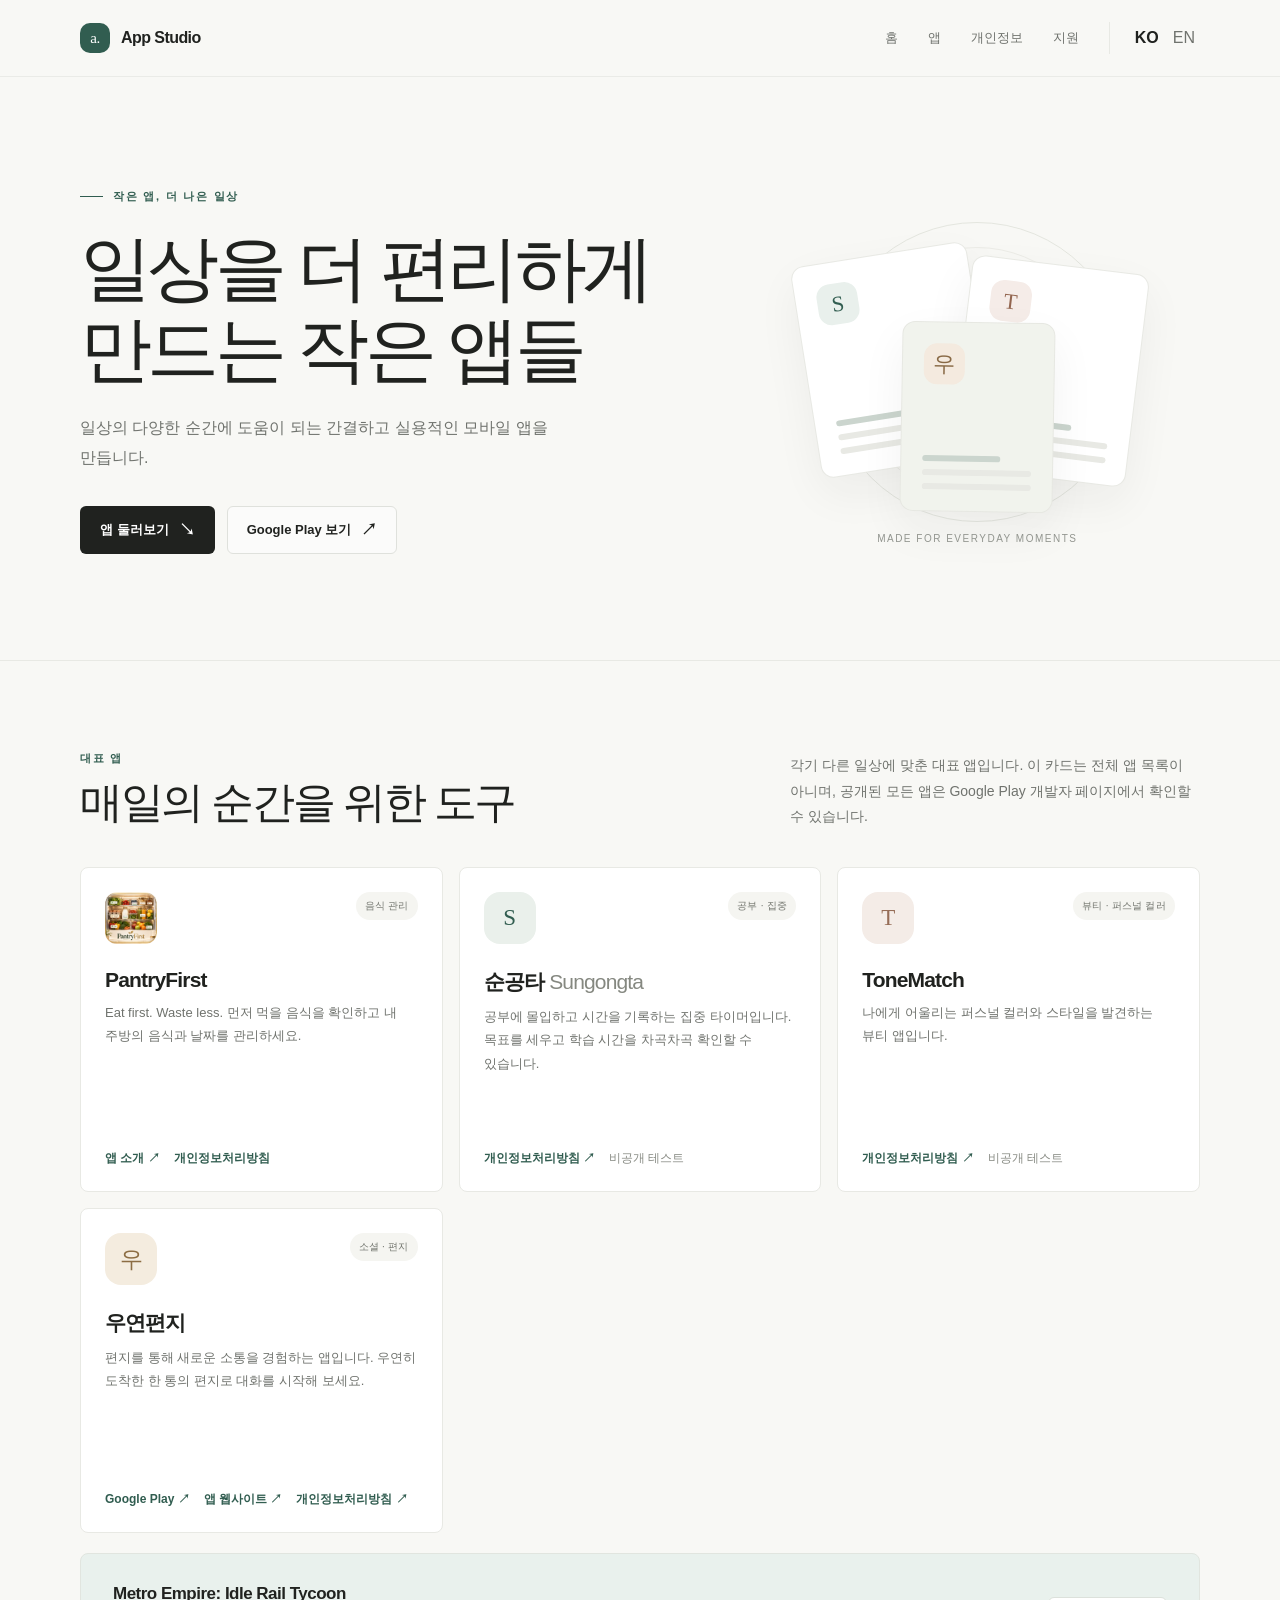
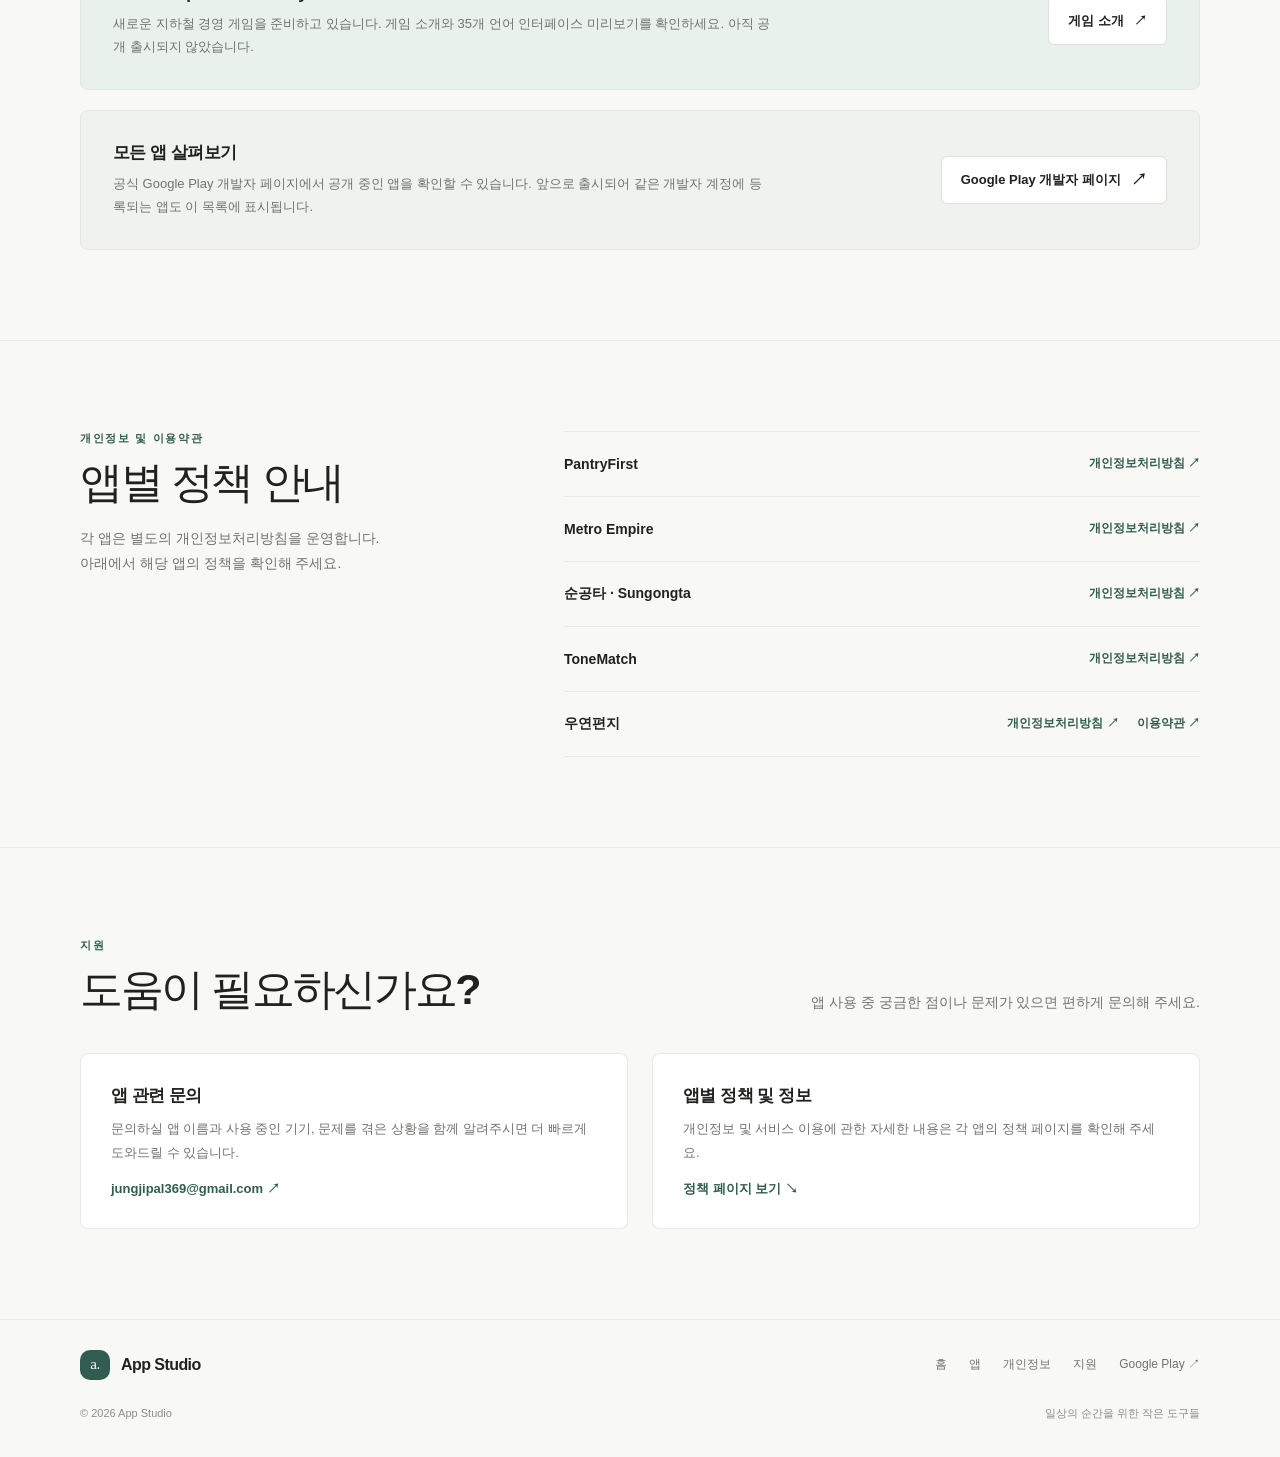
<file: index.html>
<!doctype html>
<html lang="ko">
<head>
  <meta charset="utf-8">
  <meta name="viewport" content="width=device-width, initial-scale=1">
  <meta name="theme-color" content="#f8f8f5">
  <meta name="description" content="일상의 다양한 순간에 도움이 되는 간결하고 실용적인 모바일 앱을 만듭니다. A small collection of thoughtful apps for everyday life.">
  <meta property="og:type" content="website">
  <meta property="og:title" content="App Studio — Thoughtful apps for everyday life">
  <meta property="og:description" content="일상을 더 편리하게 만드는 작은 앱들">
  <link rel="canonical" href="https://2m9y4dmh68-hash.github.io/">
  <title>App Studio — 일상을 더 편리하게 만드는 작은 앱들</title>
  <style>
    :root {
      color-scheme: light;
      --paper: #f8f8f5;
      --surface: #fff;
      --ink: #20221f;
      --muted: #70736e;
      --line: #e8e9e4;
      --accent: #315d50;
      --accent-soft: #e9f0ec;
      --serif: Georgia, "Times New Roman", serif;
      --sans: Inter, -apple-system, BlinkMacSystemFont, "Segoe UI", "Noto Sans KR", sans-serif;
      --shadow: 0 18px 46px rgba(28, 35, 30, .055);
    }
    * { box-sizing: border-box; }
    html { scroll-behavior: smooth; scroll-padding-top: 88px; }
    body { margin: 0; background: var(--paper); color: var(--ink); font-family: var(--sans); -webkit-font-smoothing: antialiased; }
    a { color: inherit; }
    a:focus-visible, button:focus-visible { outline: 3px solid #78998d; outline-offset: 4px; border-radius: 5px; }
    .skip-link { position: absolute; top: -60px; left: 16px; z-index: 10; padding: 12px 16px; background: var(--ink); color: white; border-radius: 8px; }
    .skip-link:focus { top: 12px; }
    .wrap { width: min(1120px, calc(100% - 48px)); margin-inline: auto; }
    .header { position: sticky; top: 0; z-index: 5; border-bottom: 1px solid rgba(232,233,228,.8); background: rgba(248,248,245,.92); backdrop-filter: blur(14px); }
    .nav { min-height: 76px; display: flex; align-items: center; justify-content: space-between; gap: 28px; }
    .brand { display: inline-flex; align-items: center; gap: 11px; text-decoration: none; font-weight: 650; letter-spacing: -.035em; }
    .brand-mark { width: 30px; height: 30px; display: grid; place-items: center; border-radius: 10px; background: var(--accent); color: white; font: 15px var(--serif); }
    .nav-right, .nav-links { display: flex; align-items: center; gap: 30px; }
    .nav-links a, .language button { text-decoration: none; color: var(--muted); font-size: 13px; transition: color .2s ease; }
    .nav-links a:hover, .language button:hover { color: var(--ink); }
    .language { display: flex; align-items: center; gap: 4px; padding-left: 20px; border-left: 1px solid var(--line); }
    .language button { padding: 7px 5px; border: 0; background: none; cursor: pointer; font: inherit; }
    .language button[aria-pressed="true"] { color: var(--ink); font-weight: 700; }
    .menu-toggle { display: none; width: 42px; height: 42px; border: 1px solid var(--line); border-radius: 50%; background: transparent; color: var(--ink); font-size: 19px; cursor: pointer; }
    .hero { padding: 112px 0 106px; }
    .hero-grid { display: grid; grid-template-columns: 1.15fr .85fr; align-items: center; gap: 72px; }
    .eyebrow { display: flex; align-items: center; gap: 10px; margin: 0 0 24px; color: var(--accent); font-size: 11px; font-weight: 700; letter-spacing: .16em; text-transform: uppercase; }
    .eyebrow::before { content: ""; width: 23px; height: 1px; background: currentColor; }
    h1 { max-width: 650px; margin: 0; font-size: clamp(44px, 6vw, 72px); line-height: 1.12; letter-spacing: -.065em; font-weight: 590; }
    .hero-copy { max-width: 510px; margin: 24px 0 0; color: var(--muted); font-size: 16px; line-height: 1.85; word-break: keep-all; }
    .actions { display: flex; flex-wrap: wrap; gap: 12px; margin-top: 34px; }
    .button { min-height: 48px; display: inline-flex; align-items: center; justify-content: center; gap: 10px; padding: 0 19px; border: 1px solid transparent; border-radius: 6px; text-decoration: none; font-size: 13px; font-weight: 650; transition: transform .2s ease, background .2s ease, border-color .2s ease; }
    .button:hover { transform: translateY(-2px); }
    .button-primary { background: var(--ink); color: white; }
    .button-primary:hover { background: var(--accent); }
    .button-secondary { border-color: #dfe1dc; background: rgba(255,255,255,.52); }
    .button-secondary:hover { border-color: #bdc9c2; background: white; }
    .arrow { font-size: 16px; line-height: 1; }
    .hero-art { position: relative; min-height: 345px; display: grid; place-items: center; }
    .art-halo { position: absolute; width: 300px; height: 300px; border: 1px solid #e4e6df; border-radius: 50%; }
    .art-halo::before, .art-halo::after { content: ""; position: absolute; inset: 24px; border: 1px solid #ecece7; border-radius: 50%; }
    .art-halo::after { inset: 52px; }
    .art-card { position: absolute; width: 178px; height: 214px; display: flex; flex-direction: column; justify-content: space-between; padding: 21px; border: 1px solid rgba(230,231,225,.9); border-radius: 13px; background: var(--surface); box-shadow: var(--shadow); }
    .art-card.one { transform: translate(-83px, -12px) rotate(-9deg); }
    .art-card.two { transform: translate(72px, -1px) rotate(7deg); }
    .art-card.three { width: 153px; height: 190px; transform: translate(0, 45px) rotate(1deg); background: #f1f3ed; }
    .art-icon { width: 41px; height: 41px; display: grid; place-items: center; border-radius: 13px; background: var(--accent-soft); color: var(--accent); font: 22px var(--serif); }
    .art-card.two .art-icon { background: #f5ece8; color: #92654f; }
    .art-card.three .art-icon { background: #f4eadf; color: #886945; }
    .art-lines span { display: block; height: 6px; margin-top: 8px; border-radius: 99px; background: #e8e9e4; }
    .art-lines span:first-child { width: 72%; background: #cbd5ce; }
    .art-caption { position: absolute; bottom: 0; color: #92958f; font-size: 10px; letter-spacing: .15em; text-transform: uppercase; }
    .section { padding: 90px 0; border-top: 1px solid var(--line); }
    .section-heading { display: flex; align-items: end; justify-content: space-between; gap: 30px; margin-bottom: 38px; }
    .section-kicker { margin: 0 0 11px; color: var(--accent); font-size: 11px; font-weight: 700; letter-spacing: .15em; text-transform: uppercase; }
    h2 { margin: 0; font-size: clamp(31px, 4vw, 43px); line-height: 1.2; letter-spacing: -.055em; font-weight: 580; }
    .section-intro { max-width: 410px; margin: 0; color: var(--muted); font-size: 14px; line-height: 1.8; }
    .app-grid { display: grid; grid-template-columns: repeat(3, 1fr); gap: 16px; }
    .app-card { display: flex; min-height: 325px; flex-direction: column; padding: 24px; border: 1px solid var(--line); border-radius: 8px; background: var(--surface); transition: transform .25s ease, box-shadow .25s ease, border-color .25s ease; }
    .app-card:hover { transform: translateY(-4px); border-color: #d9ded8; box-shadow: var(--shadow); }
    .app-top { display: flex; align-items: start; justify-content: space-between; gap: 12px; }
    .app-icon { width: 52px; height: 52px; display: grid; place-items: center; border-radius: 16px; font: 23px var(--serif); }
    .app-icon.study { background: #eaf0eb; color: #315d50; }
    .app-icon.tone { background: #f4ece7; color: #966d57; }
    .app-icon.letter { background: #f4ecdf; color: #8c6d43; }
    .category { padding: 7px 9px; border-radius: 99px; background: #f5f5f1; color: #73766f; font-size: 10px; letter-spacing: .025em; }
    .app-card h3 { margin: 24px 0 9px; font-size: 21px; letter-spacing: -.04em; }
    .app-card p { margin: 0; color: var(--muted); font-size: 13px; line-height: 1.8; word-break: keep-all; }
    .card-links { display: flex; flex-wrap: wrap; gap: 14px; margin-top: auto; padding-top: 24px; }
    .card-links a, .card-status { display: inline-flex; align-items: center; gap: 6px; color: var(--accent); font-size: 12px; font-weight: 650; text-decoration: none; }
    .card-links a:hover { text-decoration: underline; text-underline-offset: 3px; }
    .card-status { color: #898c85; font-weight: 500; }
    .all-apps { display: grid; grid-template-columns: 1fr auto; align-items: center; gap: 30px; margin-top: 20px; padding: 30px 32px; border: 1px solid #e1e5df; border-radius: 8px; background: #eff2ed; }
    .all-apps h3 { margin: 0 0 8px; font-size: 17px; letter-spacing: -.03em; }
    .all-apps p { max-width: 660px; margin: 0; color: var(--muted); font-size: 13px; line-height: 1.8; }
    .all-apps .button { white-space: nowrap; background: white; border-color: #dce1db; }
    .privacy-grid { display: grid; grid-template-columns: .8fr 1.2fr; gap: 60px; }
    .privacy-copy { max-width: 300px; margin-top: 18px; color: var(--muted); font-size: 14px; line-height: 1.8; }
    .policy-list { border-top: 1px solid var(--line); }
    .policy-row { display: grid; grid-template-columns: 1fr auto; align-items: center; gap: 20px; min-height: 65px; border-bottom: 1px solid var(--line); }
    .policy-name { font-size: 14px; font-weight: 620; }
    .policy-links { display: flex; flex-wrap: wrap; justify-content: end; gap: 18px; }
    .policy-links a { color: var(--accent); font-size: 12px; font-weight: 600; text-decoration: none; }
    .policy-links a:hover { text-decoration: underline; text-underline-offset: 3px; }
    .support { display: grid; grid-template-columns: 1fr 1fr; gap: 24px; }
    .support-panel { padding: 30px; border: 1px solid var(--line); border-radius: 8px; background: var(--surface); }
    .support-panel h3 { margin: 0 0 10px; font-size: 17px; letter-spacing: -.03em; }
    .support-panel p { margin: 0; color: var(--muted); font-size: 13px; line-height: 1.8; }
    .support-panel a { display: inline-block; margin-top: 16px; color: var(--accent); font-size: 13px; font-weight: 650; text-decoration: none; }
    .support-panel a:hover { text-decoration: underline; text-underline-offset: 3px; }
    .footer { padding: 30px 0 36px; border-top: 1px solid var(--line); }
    .footer-main, .footer-bottom { display: flex; align-items: center; justify-content: space-between; gap: 24px; }
    .footer-links { display: flex; flex-wrap: wrap; gap: 22px; }
    .footer-links a { color: var(--muted); font-size: 12px; text-decoration: none; }
    .footer-links a:hover { color: var(--ink); }
    .footer-bottom { margin-top: 26px; color: #8b8e88; font-size: 11px; }
    .footer-note { margin: 0; }
    @media (max-width: 800px) {
      .hero { padding: 84px 0 76px; }
      .hero-grid { grid-template-columns: 1fr; gap: 14px; }
      .hero-art { min-height: 300px; margin-top: 10px; }
      .art-halo { width: 270px; height: 270px; }
      .app-grid { grid-template-columns: 1fr 1fr; }
      .privacy-grid { grid-template-columns: 1fr; gap: 28px; }
    }
    @media (max-width: 600px) {
      .wrap { width: min(100% - 36px, 520px); }
      .nav { min-height: 68px; flex-wrap: wrap; }
      .menu-toggle { display: inline-grid; place-items: center; }
      .nav-right { position: absolute; top: 67px; left: 0; right: 0; display: none; align-items: stretch; flex-direction: column; gap: 0; padding: 8px 18px 16px; border-bottom: 1px solid var(--line); background: var(--paper); }
      .nav-right.is-open { display: flex; }
      .nav-links { align-items: stretch; flex-direction: column; gap: 0; }
      .nav-links a { padding: 13px 0; border-bottom: 1px solid var(--line); font-size: 14px; }
      .language { padding: 13px 0 2px; border: 0; }
      .hero { padding: 69px 0 56px; }
      h1 { font-size: clamp(42px, 12vw, 58px); }
      .hero-copy { font-size: 14px; }
      .hero-art { min-height: 275px; transform: scale(.9); margin: -5px -15px; }
      .section { padding: 68px 0; }
      .section-heading { align-items: start; flex-direction: column; gap: 14px; margin-bottom: 26px; }
      .app-grid { grid-template-columns: 1fr; gap: 12px; }
      .app-card { min-height: 280px; }
      .all-apps { grid-template-columns: 1fr; gap: 21px; padding: 24px; }
      .all-apps .button { justify-self: start; }
      .policy-row { grid-template-columns: 1fr; gap: 10px; padding: 16px 0; }
      .policy-links { justify-content: start; }
      .support { grid-template-columns: 1fr; }
      .support-panel { padding: 24px; }
      .footer-main, .footer-bottom { align-items: start; flex-direction: column; }
      .footer-links { gap: 15px; }
      .footer-bottom { gap: 8px; }
    }
    @media (prefers-reduced-motion: reduce) {
      *, *::before, *::after { scroll-behavior: auto !important; transition-duration: .01ms !important; animation-duration: .01ms !important; animation-iteration-count: 1 !important; }
    }
  </style>
</head>
<body>
  <a class="skip-link" href="#main" data-ko="본문으로 건너뛰기" data-en="Skip to content">본문으로 건너뛰기</a>
  <header class="header">
    <nav class="nav wrap" aria-label="주요 메뉴">
      <a class="brand" href="#home" aria-label="App Studio home"><span class="brand-mark" aria-hidden="true">a.</span><span>App Studio</span></a>
      <button class="menu-toggle" type="button" aria-label="메뉴 열기" aria-expanded="false" aria-controls="nav-content">☰</button>
      <div class="nav-right" id="nav-content">
        <div class="nav-links">
          <a href="#home" data-ko="홈" data-en="Home">홈</a>
          <a href="#apps" data-ko="앱" data-en="Apps">앱</a>
          <a href="#privacy" data-ko="개인정보" data-en="Privacy">개인정보</a>
          <a href="#support" data-ko="지원" data-en="Support">지원</a>
        </div>
        <div class="language" role="group" aria-label="Language">
          <button type="button" data-lang="ko" aria-pressed="true">KO</button>
          <button type="button" data-lang="en" aria-pressed="false">EN</button>
        </div>
      </div>
    </nav>
  </header>

  <main id="main">
    <section class="hero" id="home">
      <div class="hero-grid wrap">
        <div>
          <p class="eyebrow" data-ko="작은 앱, 더 나은 일상" data-en="Small apps, better days">작은 앱, 더 나은 일상</p>
          <h1 data-ko="일상을 더 편리하게 만드는 작은 앱들" data-en="Thoughtful apps for everyday life.">일상을 더 편리하게 만드는 작은 앱들</h1>
          <p class="hero-copy" data-ko="일상의 다양한 순간에 도움이 되는 간결하고 실용적인 모바일 앱을 만듭니다." data-en="We make simple, useful mobile apps designed to make everyday moments better.">일상의 다양한 순간에 도움이 되는 간결하고 실용적인 모바일 앱을 만듭니다.</p>
          <div class="actions">
            <a class="button button-primary" href="#apps"><span data-ko="앱 둘러보기" data-en="Explore our apps">앱 둘러보기</span><span class="arrow" aria-hidden="true">↘</span></a>
            <a class="button button-secondary" href="https://play.google.com/store/apps/developer?id=Jung+Ji+Yong" target="_blank" rel="noopener noreferrer"><span data-ko="Google Play 보기" data-en="View on Google Play">Google Play 보기</span><span class="arrow" aria-hidden="true">↗</span></a>
          </div>
        </div>
        <div class="hero-art" aria-hidden="true">
          <div class="art-halo"></div>
          <div class="art-card one"><div class="art-icon">S</div><div class="art-lines"><span></span><span></span><span></span></div></div>
          <div class="art-card two"><div class="art-icon">T</div><div class="art-lines"><span></span><span></span><span></span></div></div>
          <div class="art-card three"><div class="art-icon">우</div><div class="art-lines"><span></span><span></span><span></span></div></div>
          <span class="art-caption">Made for everyday moments</span>
        </div>
      </div>
    </section>

    <section class="section" id="apps">
      <div class="wrap">
        <div class="section-heading">
          <div><p class="section-kicker" data-ko="대표 앱" data-en="Selected work">대표 앱</p><h2 data-ko="매일의 순간을 위한 도구" data-en="Made for everyday moments">매일의 순간을 위한 도구</h2></div>
          <p class="section-intro" data-ko="각기 다른 일상에 맞춘 대표 앱입니다. 이 카드는 전체 앱 목록이 아니며, 공개된 모든 앱은 Google Play 개발자 페이지에서 확인할 수 있습니다." data-en="A few apps made for different parts of everyday life. These are featured apps, not the full catalog; see Google Play for all publicly available apps.">각기 다른 일상에 맞춘 대표 앱입니다. 이 카드는 전체 앱 목록이 아니며, 공개된 모든 앱은 Google Play 개발자 페이지에서 확인할 수 있습니다.</p>
        </div>
        <div class="app-grid">
          <article class="app-card">
            <div class="app-top"><div class="app-icon study" aria-hidden="true"><img src="pantryfirst/assets/icon-512.png" alt="" style="width:100%;height:100%;object-fit:cover;border-radius:12px"></div><span class="category" data-ko="음식 관리" data-en="Food &amp; Drink">음식 관리</span></div>
            <h3>PantryFirst</h3><p data-ko="Eat first. Waste less. 먼저 먹을 음식을 확인하고 내 주방의 음식과 날짜를 관리하세요." data-en="Eat first. Waste less. See what to use first and keep track of your kitchen.">Eat first. Waste less. 먼저 먹을 음식을 확인하고 내 주방의 음식과 날짜를 관리하세요.</p>
            <div class="card-links"><a href="pantryfirst/" data-ko="앱 소개 ↗" data-en="About the app ↗">앱 소개 ↗</a><a href="pantryfirst/privacy.html" data-ko="개인정보처리방침" data-en="Privacy policy">개인정보처리방침</a></div>
          </article>
          <article class="app-card">
            <div class="app-top"><span class="app-icon study" aria-hidden="true">S</span><span class="category" data-ko="공부 · 집중" data-en="Study · Focus">공부 · 집중</span></div>
            <h3>순공타 <span style="font-weight:450;color:#858880">Sungongta</span></h3>
            <p data-ko="공부에 몰입하고 시간을 기록하는 집중 타이머입니다. 목표를 세우고 학습 시간을 차곡차곡 확인할 수 있습니다." data-en="A focus timer for study sessions and learning time. Set goals and keep track of the time you put in.">공부에 몰입하고 시간을 기록하는 집중 타이머입니다. 목표를 세우고 학습 시간을 차곡차곡 확인할 수 있습니다.</p>
            <div class="card-links"><a href="https://sites.google.com/view/sungongta-privacy/%ED%99%88" target="_blank" rel="noopener noreferrer" data-ko="개인정보처리방침 ↗" data-en="Privacy policy ↗">개인정보처리방침 ↗</a><span class="card-status" data-ko="비공개 테스트" data-en="Private testing">비공개 테스트</span></div>
          </article>
          <article class="app-card">
            <div class="app-top"><span class="app-icon tone" aria-hidden="true">T</span><span class="category" data-ko="뷰티 · 퍼스널 컬러" data-en="Beauty · Color">뷰티 · 퍼스널 컬러</span></div>
            <h3>ToneMatch</h3>
            <p data-ko="나에게 어울리는 퍼스널 컬러와 스타일을 발견하는 뷰티 앱입니다." data-en="A beauty app to discover your personal colors and styles that suit you.">나에게 어울리는 퍼스널 컬러와 스타일을 발견하는 뷰티 앱입니다.</p>
            <div class="card-links"><a href="https://sites.google.com/view/tonematch-privacy-policy/%ED%99%88" target="_blank" rel="noopener noreferrer" data-ko="개인정보처리방침 ↗" data-en="Privacy policy ↗">개인정보처리방침 ↗</a><span class="card-status" data-ko="비공개 테스트" data-en="Private testing">비공개 테스트</span></div>
          </article>
          <article class="app-card">
            <div class="app-top"><span class="app-icon letter" aria-hidden="true">우</span><span class="category" data-ko="소셜 · 편지" data-en="Social · Letters">소셜 · 편지</span></div>
            <h3>우연편지</h3>
            <p data-ko="편지를 통해 새로운 소통을 경험하는 앱입니다. 우연히 도착한 한 통의 편지로 대화를 시작해 보세요." data-en="An app for a different kind of connection through letters. Start a conversation with a letter that arrives by chance.">편지를 통해 새로운 소통을 경험하는 앱입니다. 우연히 도착한 한 통의 편지로 대화를 시작해 보세요.</p>
            <div class="card-links"><a href="https://play.google.com/store/apps/details?id=com.uyeonletter.app" target="_blank" rel="noopener noreferrer" data-ko="Google Play ↗" data-en="Google Play ↗">Google Play ↗</a><a href="https://2m9y4dmh68-hash.github.io/uyeonletter-site/" target="_blank" rel="noopener noreferrer" data-ko="앱 웹사이트 ↗" data-en="App website ↗">앱 웹사이트 ↗</a><a href="https://2m9y4dmh68-hash.github.io/uyeonletter-site/privacy.html" target="_blank" rel="noopener noreferrer" data-ko="개인정보처리방침 ↗" data-en="Privacy policy ↗">개인정보처리방침 ↗</a></div>
          </article>
        </div>

        <!-- metro-empire-announcement -->
        <div class="all-apps" style="background:#e9f1ed;margin-top:20px">
          <div><h3>Metro Empire: Idle Rail Tycoon</h3><p data-ko="새로운 지하철 경영 게임을 준비하고 있습니다. 게임 소개와 35개 언어 인터페이스 미리보기를 확인하세요. 아직 공개 출시되지 않았습니다." data-en="A metro management game in development. Explore the game introduction and 35-language interface preview. Not publicly released yet.">새로운 지하철 경영 게임을 준비하고 있습니다. 게임 소개와 35개 언어 인터페이스 미리보기를 확인하세요. 아직 공개 출시되지 않았습니다.</p></div>
          <a class="button" href="metro-empire/"><span data-ko="게임 소개" data-en="Explore the game">게임 소개</span><span aria-hidden="true">↗</span></a>
        </div>
        <div class="all-apps">
          <div><h3 data-ko="모든 앱 살펴보기" data-en="Explore all apps">모든 앱 살펴보기</h3><p data-ko="공식 Google Play 개발자 페이지에서 공개 중인 앱을 확인할 수 있습니다. 앞으로 출시되어 같은 개발자 계정에 등록되는 앱도 이 목록에 표시됩니다." data-en="Browse publicly available apps on the official Google Play developer page. New apps published under the same developer account will appear there as they launch.">공식 Google Play 개발자 페이지에서 공개 중인 앱을 확인할 수 있습니다. 앞으로 출시되어 같은 개발자 계정에 등록되는 앱도 이 목록에 표시됩니다.</p></div>
          <a class="button" href="https://play.google.com/store/apps/developer?id=Jung+Ji+Yong" target="_blank" rel="noopener noreferrer"><span data-ko="Google Play 개발자 페이지" data-en="Google Play developer page">Google Play 개발자 페이지</span><span class="arrow" aria-hidden="true">↗</span></a>
        </div>
      </div>
    </section>

    <section class="section" id="privacy">
      <div class="wrap privacy-grid">
        <div><p class="section-kicker" data-ko="개인정보 및 이용약관" data-en="Privacy & terms">개인정보 및 이용약관</p><h2 data-ko="앱별 정책 안내" data-en="Policies by app">앱별 정책 안내</h2><p class="privacy-copy" data-ko="각 앱은 별도의 개인정보처리방침을 운영합니다. 아래에서 해당 앱의 정책을 확인해 주세요." data-en="Each app has its own privacy policy. Follow the links to read the policy for the app you use.">각 앱은 별도의 개인정보처리방침을 운영합니다. 아래에서 해당 앱의 정책을 확인해 주세요.</p></div>
        <div class="policy-list">
          <div class="policy-row"><span class="policy-name">PantryFirst</span><div class="policy-links"><a href="pantryfirst/privacy.html" data-ko="개인정보처리방침 ↗" data-en="Privacy policy ↗">개인정보처리방침 ↗</a></div></div>
          <div class="policy-row"><span class="policy-name">Metro Empire</span><div class="policy-links"><a href="metro-empire/privacy.html" data-ko="개인정보처리방침 ↗" data-en="Privacy policy ↗">개인정보처리방침 ↗</a></div></div>

          <div class="policy-row"><span class="policy-name">순공타 · Sungongta</span><div class="policy-links"><a href="https://sites.google.com/view/sungongta-privacy/%ED%99%88" target="_blank" rel="noopener noreferrer" data-ko="개인정보처리방침 ↗" data-en="Privacy policy ↗">개인정보처리방침 ↗</a></div></div>
          <div class="policy-row"><span class="policy-name">ToneMatch</span><div class="policy-links"><a href="https://sites.google.com/view/tonematch-privacy-policy/%ED%99%88" target="_blank" rel="noopener noreferrer" data-ko="개인정보처리방침 ↗" data-en="Privacy policy ↗">개인정보처리방침 ↗</a></div></div>
          <div class="policy-row"><span class="policy-name">우연편지</span><div class="policy-links"><a href="https://2m9y4dmh68-hash.github.io/uyeonletter-site/privacy.html" target="_blank" rel="noopener noreferrer" data-ko="개인정보처리방침 ↗" data-en="Privacy policy ↗">개인정보처리방침 ↗</a><a href="https://2m9y4dmh68-hash.github.io/uyeonletter-site/terms.html" target="_blank" rel="noopener noreferrer" data-ko="이용약관 ↗" data-en="Terms ↗">이용약관 ↗</a></div></div>
        </div>
      </div>
    </section>

    <section class="section" id="support">
      <div class="wrap">
        <div class="section-heading"><div><p class="section-kicker" data-ko="지원" data-en="Support">지원</p><h2 data-ko="도움이 필요하신가요?" data-en="How can we help?">도움이 필요하신가요?</h2></div><p class="section-intro" data-ko="앱 사용 중 궁금한 점이나 문제가 있으면 편하게 문의해 주세요." data-en="If you have a question or run into an issue, get in touch.">앱 사용 중 궁금한 점이나 문제가 있으면 편하게 문의해 주세요.</p></div>
        <div class="support">
          <div class="support-panel"><h3 data-ko="앱 관련 문의" data-en="App support">앱 관련 문의</h3><p data-ko="문의하실 앱 이름과 사용 중인 기기, 문제를 겪은 상황을 함께 알려주시면 더 빠르게 도와드릴 수 있습니다." data-en="Include the app name, your device, and what happened so we can help more quickly.">문의하실 앱 이름과 사용 중인 기기, 문제를 겪은 상황을 함께 알려주시면 더 빠르게 도와드릴 수 있습니다.</p><a href="mailto:jungjipal369@gmail.com">jungjipal369@gmail.com ↗</a></div>
          <div class="support-panel"><h3 data-ko="앱별 정책 및 정보" data-en="App policies & information">앱별 정책 및 정보</h3><p data-ko="개인정보 및 서비스 이용에 관한 자세한 내용은 각 앱의 정책 페이지를 확인해 주세요." data-en="For details about privacy and service terms, please visit the policy page for each app.">개인정보 및 서비스 이용에 관한 자세한 내용은 각 앱의 정책 페이지를 확인해 주세요.</p><a href="#privacy"><span data-ko="정책 페이지 보기" data-en="View app policies">정책 페이지 보기</span> ↘</a></div>
        </div>
      </div>
    </section>
  </main>

  <footer class="footer">
    <div class="wrap">
      <div class="footer-main"><a class="brand" href="#home"><span class="brand-mark" aria-hidden="true">a.</span><span>App Studio</span></a><nav class="footer-links" aria-label="Footer"><a href="#home" data-ko="홈" data-en="Home">홈</a><a href="#apps" data-ko="앱" data-en="Apps">앱</a><a href="#privacy" data-ko="개인정보" data-en="Privacy">개인정보</a><a href="#support" data-ko="지원" data-en="Support">지원</a><a href="https://play.google.com/store/apps/developer?id=Jung+Ji+Yong" target="_blank" rel="noopener noreferrer" data-ko="Google Play ↗" data-en="Google Play ↗">Google Play ↗</a></nav></div>
      <div class="footer-bottom"><p class="footer-note">© <span id="year">2026</span> App Studio</p><p class="footer-note" data-ko="일상의 순간을 위한 작은 도구들" data-en="Small tools for everyday moments">일상의 순간을 위한 작은 도구들</p></div>
    </div>
  </footer>
  <script>
    (() => {
      const langButtons = document.querySelectorAll('[data-lang]');
      const translatable = document.querySelectorAll('[data-ko][data-en]');
      const menuButton = document.querySelector('.menu-toggle');
      const navContent = document.querySelector('#nav-content');
      const navLinks = document.querySelectorAll('.nav-links a');
      const setLanguage = (lang) => {
        document.documentElement.lang = lang;
        translatable.forEach((el) => { el.textContent = el.dataset[lang]; });
        langButtons.forEach((button) => button.setAttribute('aria-pressed', String(button.dataset.lang === lang)));
        menuButton.setAttribute('aria-label', lang === 'ko' ? '메뉴 열기' : 'Open menu');
        document.querySelector('nav.nav').setAttribute('aria-label', lang === 'ko' ? '주요 메뉴' : 'Main navigation');
        document.title = lang === 'ko' ? 'App Studio — 일상을 더 편리하게 만드는 작은 앱들' : 'App Studio — Thoughtful apps for everyday life';
        try { localStorage.setItem('app-studio-language', lang); } catch (_) {}
      };
      langButtons.forEach((button) => button.addEventListener('click', () => setLanguage(button.dataset.lang)));
      menuButton.addEventListener('click', () => {
        const open = menuButton.getAttribute('aria-expanded') !== 'true';
        menuButton.setAttribute('aria-expanded', String(open));
        menuButton.setAttribute('aria-label', open ? (document.documentElement.lang === 'ko' ? '메뉴 닫기' : 'Close menu') : (document.documentElement.lang === 'ko' ? '메뉴 열기' : 'Open menu'));
        menuButton.textContent = open ? '×' : '☰';
        navContent.classList.toggle('is-open', open);
      });
      navLinks.forEach((link) => link.addEventListener('click', () => {
        menuButton.setAttribute('aria-expanded', 'false');
        menuButton.textContent = '☰';
        menuButton.setAttribute('aria-label', document.documentElement.lang === 'ko' ? '메뉴 열기' : 'Open menu');
        navContent.classList.remove('is-open');
      }));
      document.querySelector('#year').textContent = new Date().getFullYear();
      let saved = 'ko';
      try { saved = localStorage.getItem('app-studio-language') || 'ko'; } catch (_) {}
      setLanguage(saved === 'en' ? 'en' : 'ko');
    })();
  </script>
</body>
</html>
</file>
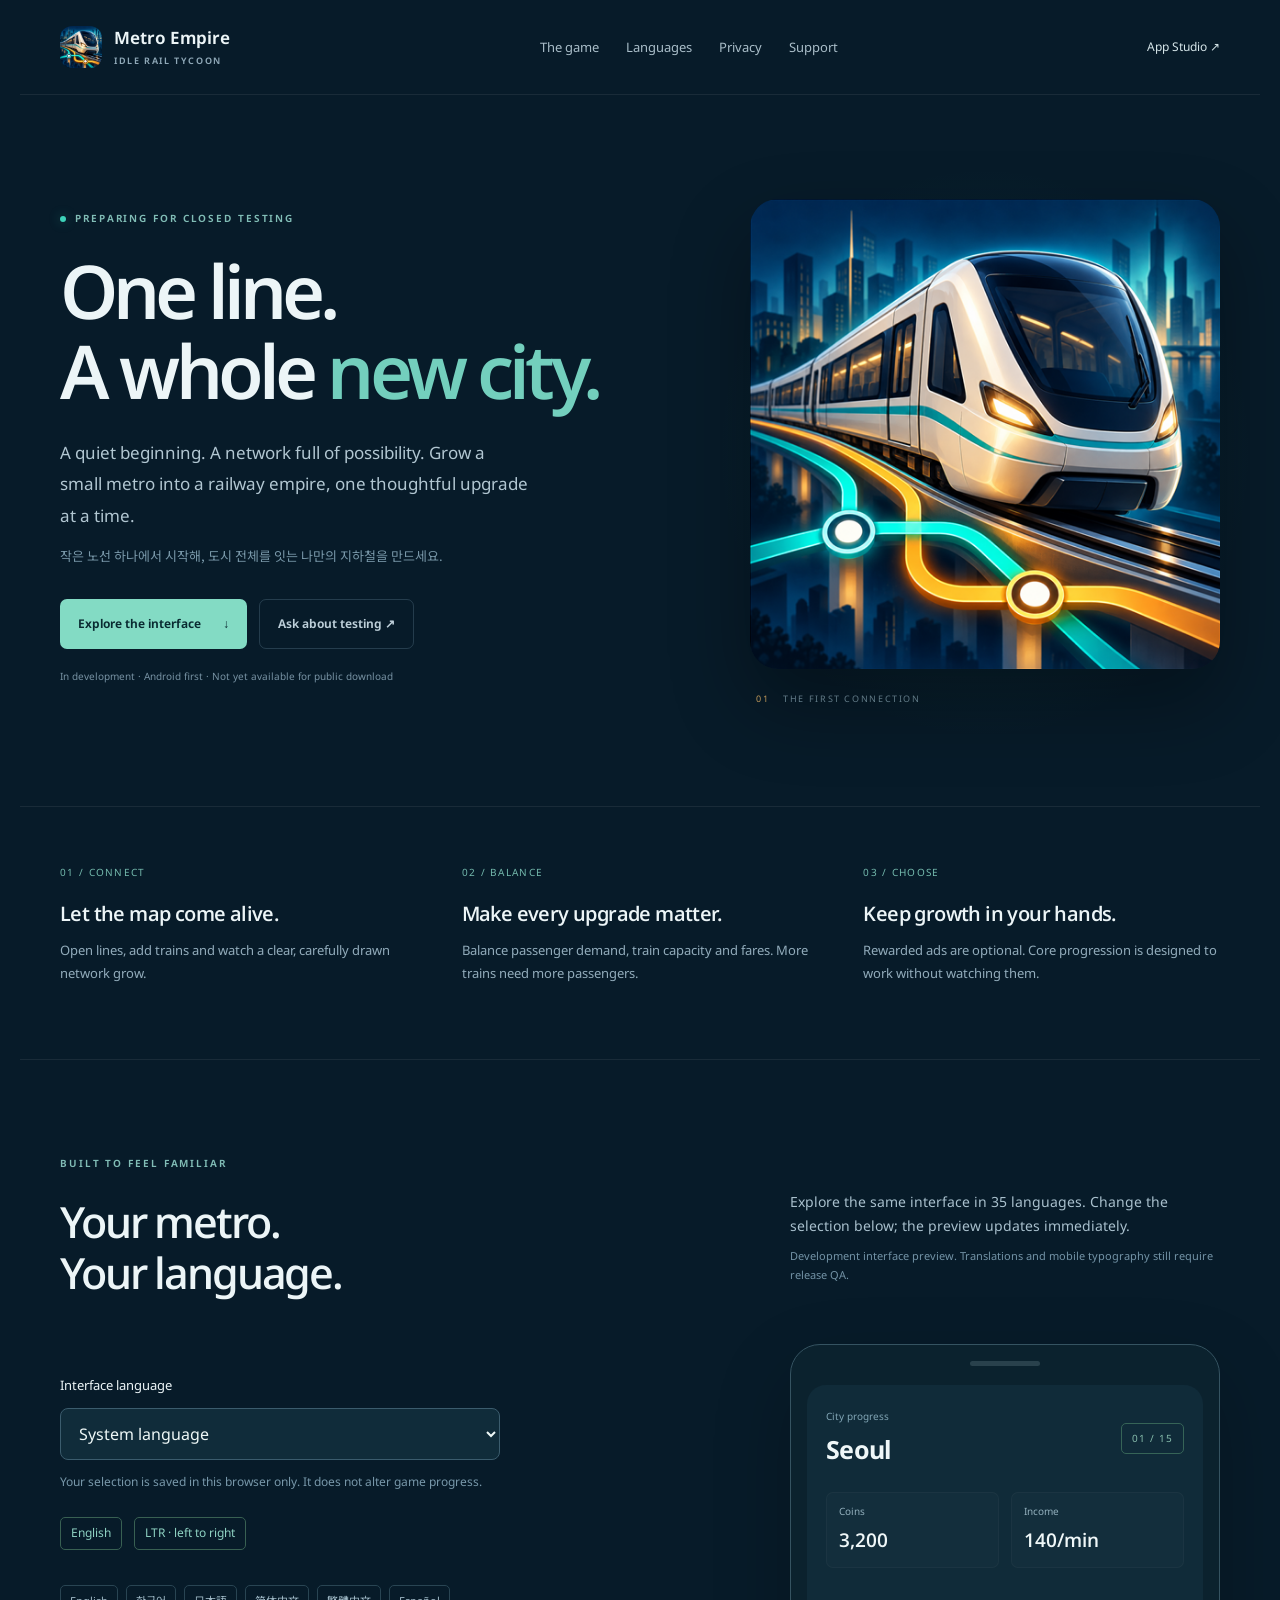
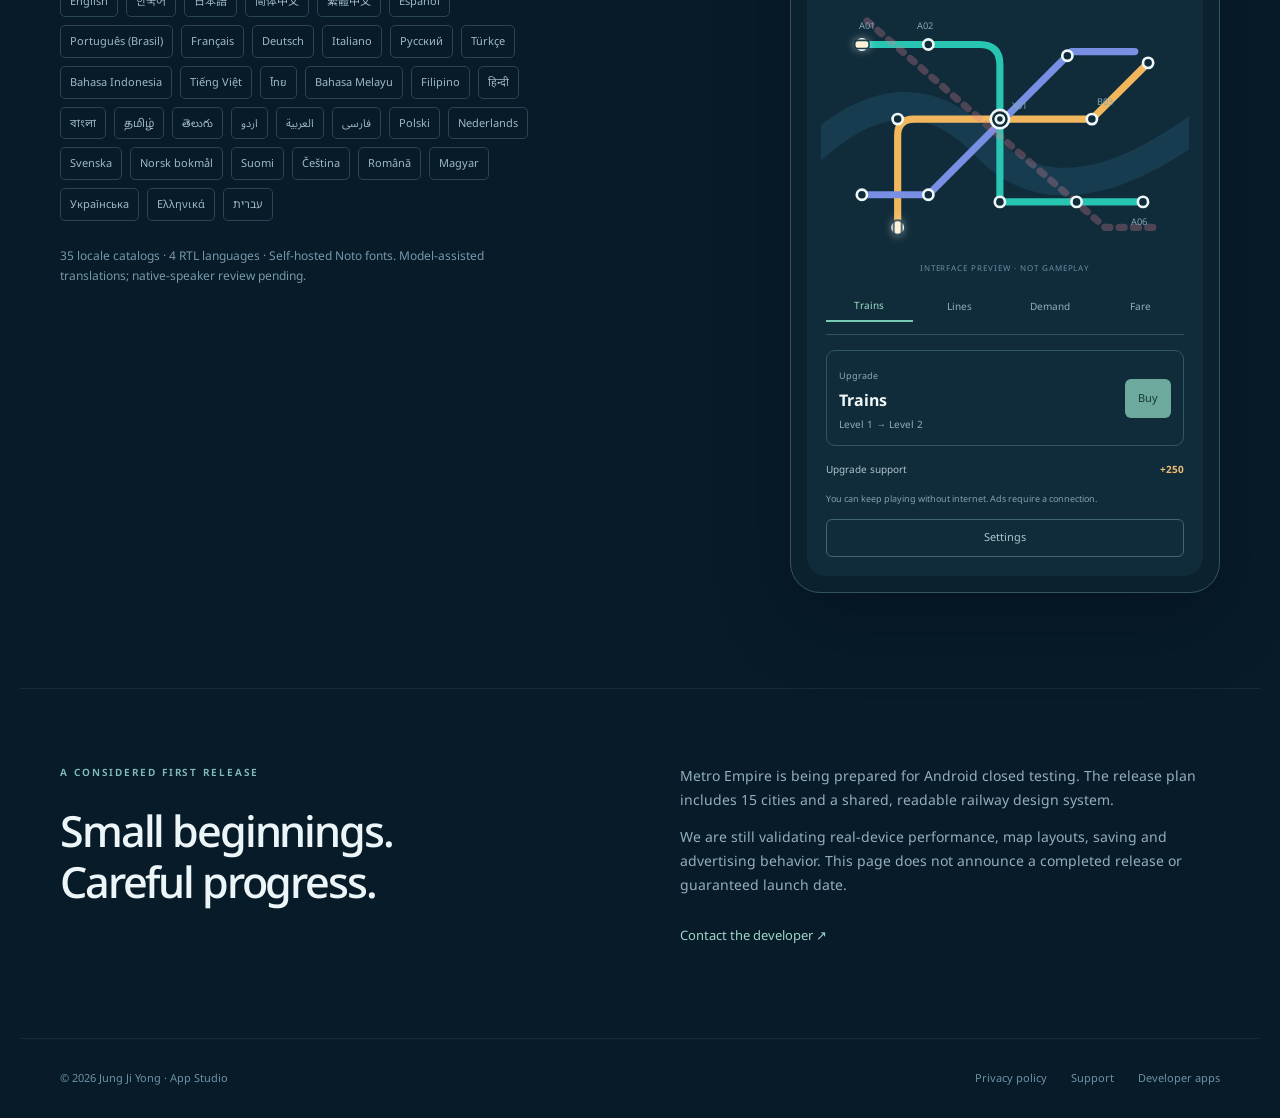
<file: metro-empire/index.html>
<!doctype html>
<html lang="en"><head><meta charset="utf-8"><meta name="viewport" content="width=device-width,initial-scale=1">
<meta name="theme-color" content="#071b29"><meta name="description" content="Metro Empire: Idle Rail Tycoon. A city railway management game in development. Explore its 35-language interface preview, privacy information and support.">
<meta property="og:title" content="Metro Empire · Idle Rail Tycoon"><meta property="og:description" content="One line. A whole new city."><meta property="og:image" content="https://2m9y4dmh68-hash.github.io/metro-empire/assets/icon.png">
<link rel="canonical" href="https://2m9y4dmh68-hash.github.io/metro-empire/"><link rel="icon" href="assets/icon.png"><link rel="stylesheet" href="fonts.css"><link rel="stylesheet" href="style.css"><title>Metro Empire · Idle Rail Tycoon</title></head>
<body><a class="skip" href="#main">Skip to content</a><header><a class="brand" href="./"><img src="assets/icon.png" width="42" height="42" alt="Metro Empire icon"><span>Metro Empire<small>IDLE RAIL TYCOON</small></span></a><nav aria-label="Main navigation"><a href="#vision">The game</a><a href="#languages">Languages</a><a href="privacy.html">Privacy</a><a href="mailto:jungjipal369@gmail.com">Support</a></nav><a class="studio" href="../">App Studio ↗</a></header>
<main id="main"><section class="hero" id="vision"><div class="hero-copy"><p class="eyebrow"><span></span> PREPARING FOR CLOSED TESTING</p><h1>One line.<br>A whole <em>new city.</em></h1><p class="lead">A quiet beginning. A network full of possibility. Grow a small metro into a railway empire, one thoughtful upgrade at a time.</p><p class="korean">작은 노선 하나에서 시작해, 도시 전체를 잇는 나만의 지하철을 만드세요.</p><div class="actions"><a class="primary" href="#languages">Explore the interface <span>↓</span></a><a class="secondary" href="mailto:jungjipal369@gmail.com?subject=Metro%20Empire%20testing">Ask about testing ↗</a></div><p class="release-note">In development · Android first · Not yet available for public download</p></div><div class="hero-art"><div class="halo"></div><img src="assets/icon.png" width="512" height="512" alt="Ivory metro train with teal and amber railway routes"><div class="art-caption"><span>01</span> THE FIRST CONNECTION</div></div></section>
<section class="principles"><div><span class="number">01 / CONNECT</span><h2>Let the map come alive.</h2><p>Open lines, add trains and watch a clear, carefully drawn network grow.</p></div><div><span class="number">02 / BALANCE</span><h2>Make every upgrade matter.</h2><p>Balance passenger demand, train capacity and fares. More trains need more passengers.</p></div><div><span class="number">03 / CHOOSE</span><h2>Keep growth in your hands.</h2><p>Rewarded ads are optional. Core progression is designed to work without watching them.</p></div></section>
<section class="languages" id="languages"><div class="section-heading"><div><p class="eyebrow">BUILT TO FEEL FAMILIAR</p><h2>Your metro.<br>Your language.</h2></div><p>Explore the same interface in 35 languages. Change the selection below; the preview updates immediately.<br><small>Development interface preview. Translations and mobile typography still require release QA.</small></p></div>
<div class="preview-layout"><div class="language-panel"><label for="language-picker">Interface language</label><select id="language-picker" aria-describedby="language-help"></select><p id="language-help">Your selection is saved in this browser only. It does not alter game progress.</p><div class="language-state"><span id="locale-name"></span><span id="direction-name"></span></div><div class="language-list" id="language-list"></div><p class="translation-note">35 locale catalogs · 4 RTL languages · Self-hosted Noto fonts. Model-assisted translations; native-speaker review pending.</p></div>
<div class="device"><div class="camera"></div><div id="game-preview" lang="en" dir="ltr"><div class="game-header"><div><small data-key="city_progress"></small><h3>Seoul</h3></div><span class="city-chip">01 / 15</span></div><div class="game-stats"><div><span data-key="coins"></span><strong id="coins-value"></strong></div><div><span data-key="income"></span><strong id="income-value"></strong></div></div>
<div class="map" dir="ltr" aria-label="Illustrative metro map, interface preview"><svg viewBox="0 0 360 290" role="img" aria-label="Four illustrative metro routes"><path class="river" d="M-20 180 Q80 80 160 165 T390 130"/><g class="route"><path d="M40 66 H155 Q175 66 175 86 V220 H315" stroke="#27c5b2"/><path d="M75 245 V155 Q75 139 91 139 H265 L320 84" stroke="#f2b75d"/><path d="M40 213 L105 213 L245 73 H307" stroke="#788fe3"/><path d="M45 43 L278 245 H325" stroke="#d9829a" opacity=".3" stroke-dasharray="5 9"/></g><g class="station"><circle cx="40" cy="66" r="5"/><circle cx="105" cy="66" r="5"/><circle cx="175" cy="139" r="9"/><circle cx="175" cy="139" r="4"/><circle cx="175" cy="220" r="5"/><circle cx="250" cy="220" r="5"/><circle cx="315" cy="220" r="5"/><circle cx="75" cy="245" r="5"/><circle cx="75" cy="139" r="5"/><circle cx="265" cy="139" r="5"/><circle cx="320" cy="84" r="5"/><circle cx="40" cy="213" r="5"/><circle cx="105" cy="213" r="5"/><circle cx="241" cy="77" r="5"/></g><g class="map-label"><text x="37" y="51">A01</text><text x="94" y="51">A02</text><text x="187" y="129">X01</text><text x="270" y="125">B03</text><text x="303" y="243">A06</text></g><rect class="train train-a" x="-7" y="-4" width="14" height="8" rx="3"/><rect class="train train-b" x="-7" y="-4" width="14" height="8" rx="3"/></svg><span class="map-caption">INTERFACE PREVIEW · NOT GAMEPLAY</span></div>
<div class="upgrade-tabs"><span data-key="trains"></span><span data-key="lines"></span><span data-key="demand"></span><span data-key="fare"></span></div><div class="upgrade-card"><div><small data-key="upgrade"></small><h4 data-key="trains"></h4><p id="level-preview"></p></div><button type="button" disabled data-key="buy"></button></div><div class="support-preview"><span data-key="ad_support"></span><strong id="reward-preview"></strong></div><p class="preview-note" data-key="offline_notice"></p><button id="settings-shortcut" type="button" data-key="settings"></button></div></div></div></section>
<section class="status"><div><p class="eyebrow">A CONSIDERED FIRST RELEASE</p><h2>Small beginnings.<br>Careful progress.</h2></div><div><p>Metro Empire is being prepared for Android closed testing. The release plan includes 15 cities and a shared, readable railway design system.</p><p>We are still validating real-device performance, map layouts, saving and advertising behavior. This page does not announce a completed release or guaranteed launch date.</p><a href="mailto:jungjipal369@gmail.com?subject=Metro%20Empire">Contact the developer ↗</a></div></section></main>
<footer><span>© 2026 Jung Ji Yong · App Studio</span><div><a href="privacy.html">Privacy policy</a><a href="mailto:jungjipal369@gmail.com">Support</a><a href="../">Developer apps</a></div></footer><script src="locale-data.js"></script><script src="preview.js"></script></body></html>
</file>
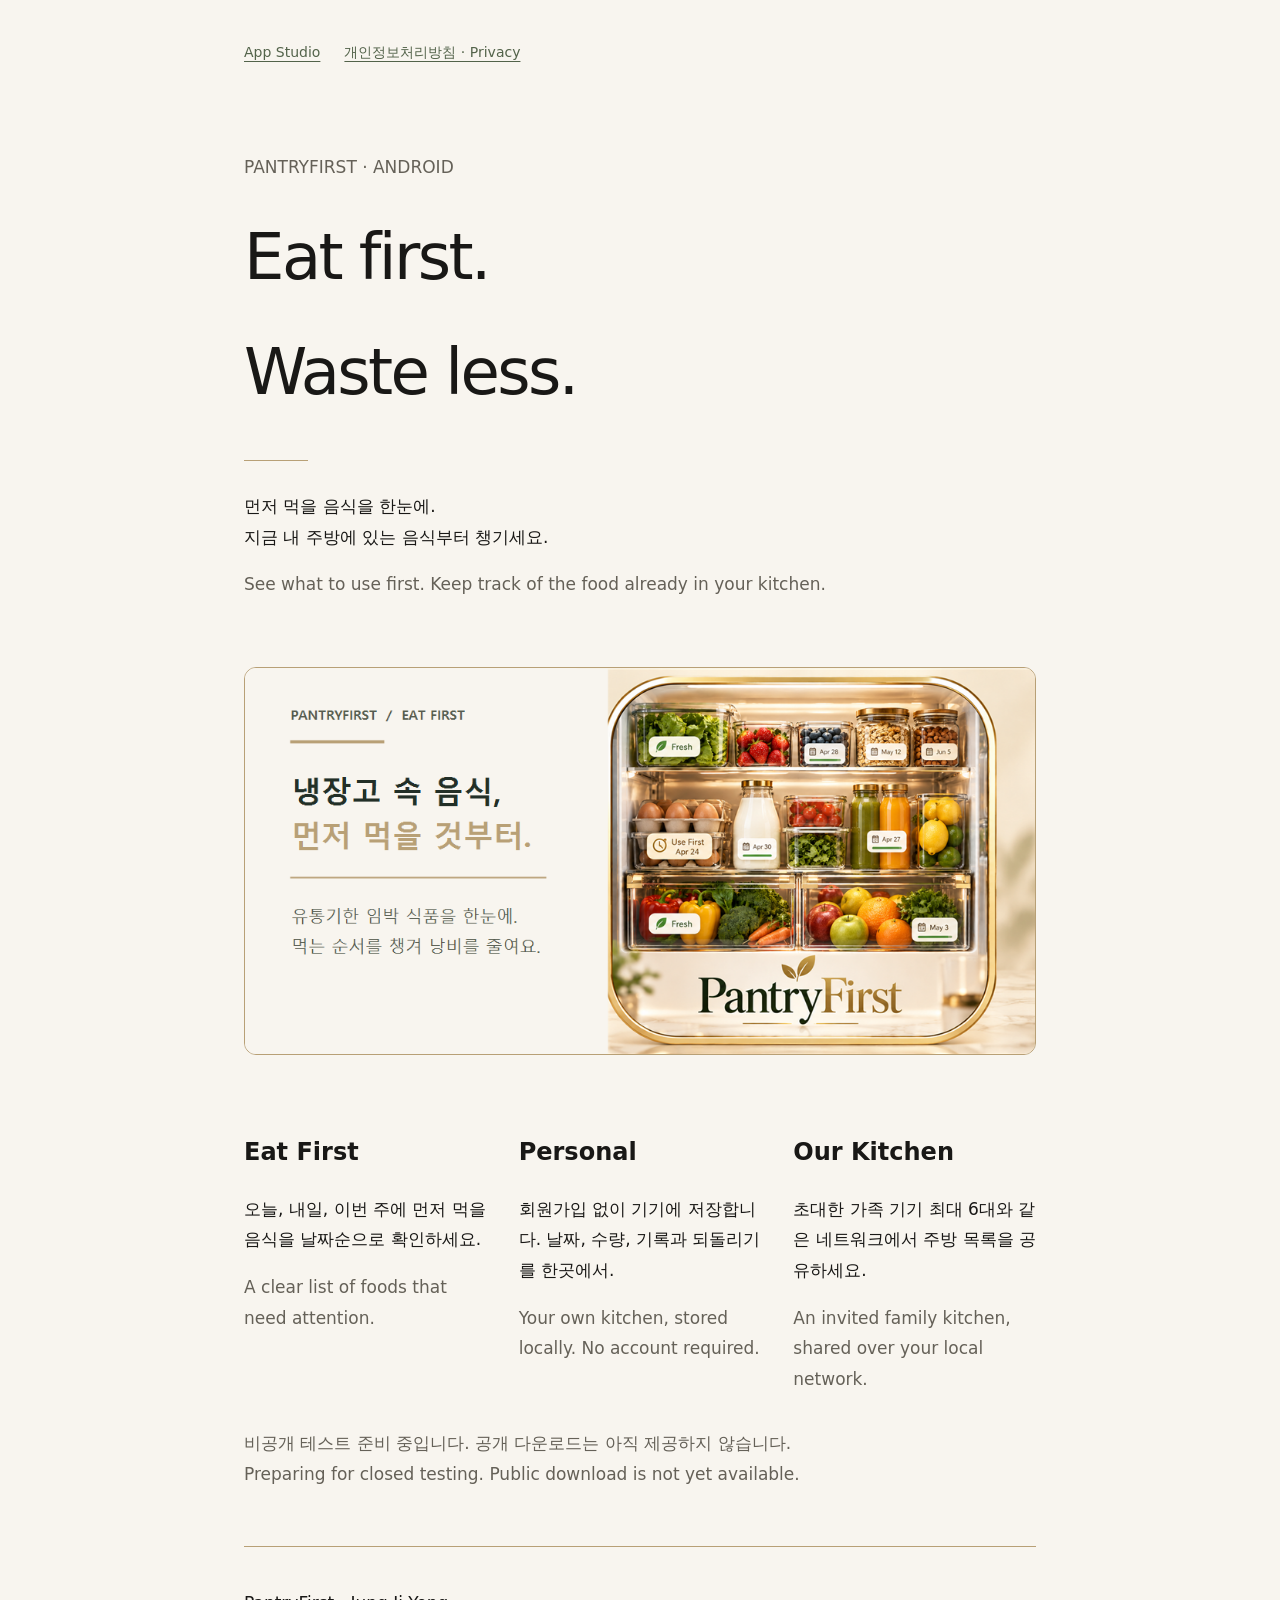
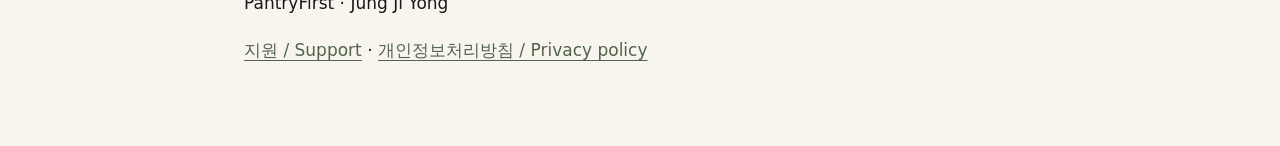
<file: pantryfirst/index.html>
<!doctype html>
<html lang="ko"><head><meta charset="utf-8"><meta name="viewport" content="width=device-width,initial-scale=1"><meta name="theme-color" content="#F8F5EF"><meta name="description" content="Eat first. Waste less. 음식과 날짜를 관리하는 로컬 우선 주방 앱 PantryFirst."><title>PantryFirst — Eat first. Waste less.</title>
<style>:root{color-scheme:light dark;--bg:#F8F5EF;--ink:#191816;--muted:#656158;--line:#B8A076;--link:#53634A}*{box-sizing:border-box}body{margin:0;background:var(--bg);color:var(--ink);font:17px/1.8 system-ui,sans-serif}main{max-width:840px;margin:auto;padding:40px 24px 80px}nav{display:flex;flex-wrap:wrap;gap:24px;font-size:14px}a{color:var(--link);text-underline-offset:4px}a:focus-visible{outline:2px solid;outline-offset:6px}header{padding:70px 0 46px}h1{font-size:clamp(38px,8vw,64px);font-weight:400;letter-spacing:-.04em;margin:0}h2{font-weight:600;font-size:24px;margin-top:36px}.fresh-line{height:1px;width:64px;background:var(--line);margin:30px 0}.muted{color:var(--muted)}.feature-graphic{display:block;width:100%;height:auto;border:1px solid var(--line);border-radius:12px;margin:4px 0 40px}.features{display:grid;grid-template-columns:repeat(auto-fit,minmax(min(100%,220px),1fr));gap:32px}footer{margin-top:56px;border-top:1px solid var(--line);padding-top:24px}@media(prefers-color-scheme:dark){:root{--bg:#121210;--ink:#F4EFE6;--muted:#B8B1A5;--line:#C1AB84;--link:#A0AA95}}</style><link rel="icon" type="image/png" sizes="512x512" href="assets/icon-512.png"><link rel="apple-touch-icon" href="assets/icon-512.png"><meta property="og:image" content="https://2m9y4dmh68-hash.github.io/pantryfirst/assets/feature-graphic-1024x500.png"></head><body><main><nav><a href="../">App Studio</a><a href="privacy.html">개인정보처리방침 · Privacy</a></nav><header><p class="muted">PANTRYFIRST · ANDROID</p><h1>Eat first.<br>Waste less.</h1><div class="fresh-line" aria-hidden="true"></div><p>먼저 먹을 음식을 한눈에.<br>지금 내 주방에 있는 음식부터 챙기세요.</p><p lang="en" class="muted">See what to use first. Keep track of the food already in your kitchen.</p></header><img class="feature-graphic" src="assets/feature-graphic-1024x500.png" alt="PantryFirst: 먼저 먹을 음식, 한눈에"><div class="features"><section><h2>Eat First</h2><p>오늘, 내일, 이번 주에 먼저 먹을 음식을 날짜순으로 확인하세요.</p><p lang="en" class="muted">A clear list of foods that need attention.</p></section><section><h2>Personal</h2><p>회원가입 없이 기기에 저장합니다. 날짜, 수량, 기록과 되돌리기를 한곳에서.</p><p lang="en" class="muted">Your own kitchen, stored locally. No account required.</p></section><section><h2>Our Kitchen</h2><p>초대한 가족 기기 최대 6대와 같은 네트워크에서 주방 목록을 공유하세요.</p><p lang="en" class="muted">An invited family kitchen, shared over your local network.</p></section></div><p class="muted">비공개 테스트 준비 중입니다. 공개 다운로드는 아직 제공하지 않습니다.<br><span lang="en">Preparing for closed testing. Public download is not yet available.</span></p><footer><p>PantryFirst · Jung Ji Yong</p><a href="mailto:jungjipal369@gmail.com">지원 / Support</a> · <a href="privacy.html">개인정보처리방침 / Privacy policy</a></footer></main></body></html>
</file>
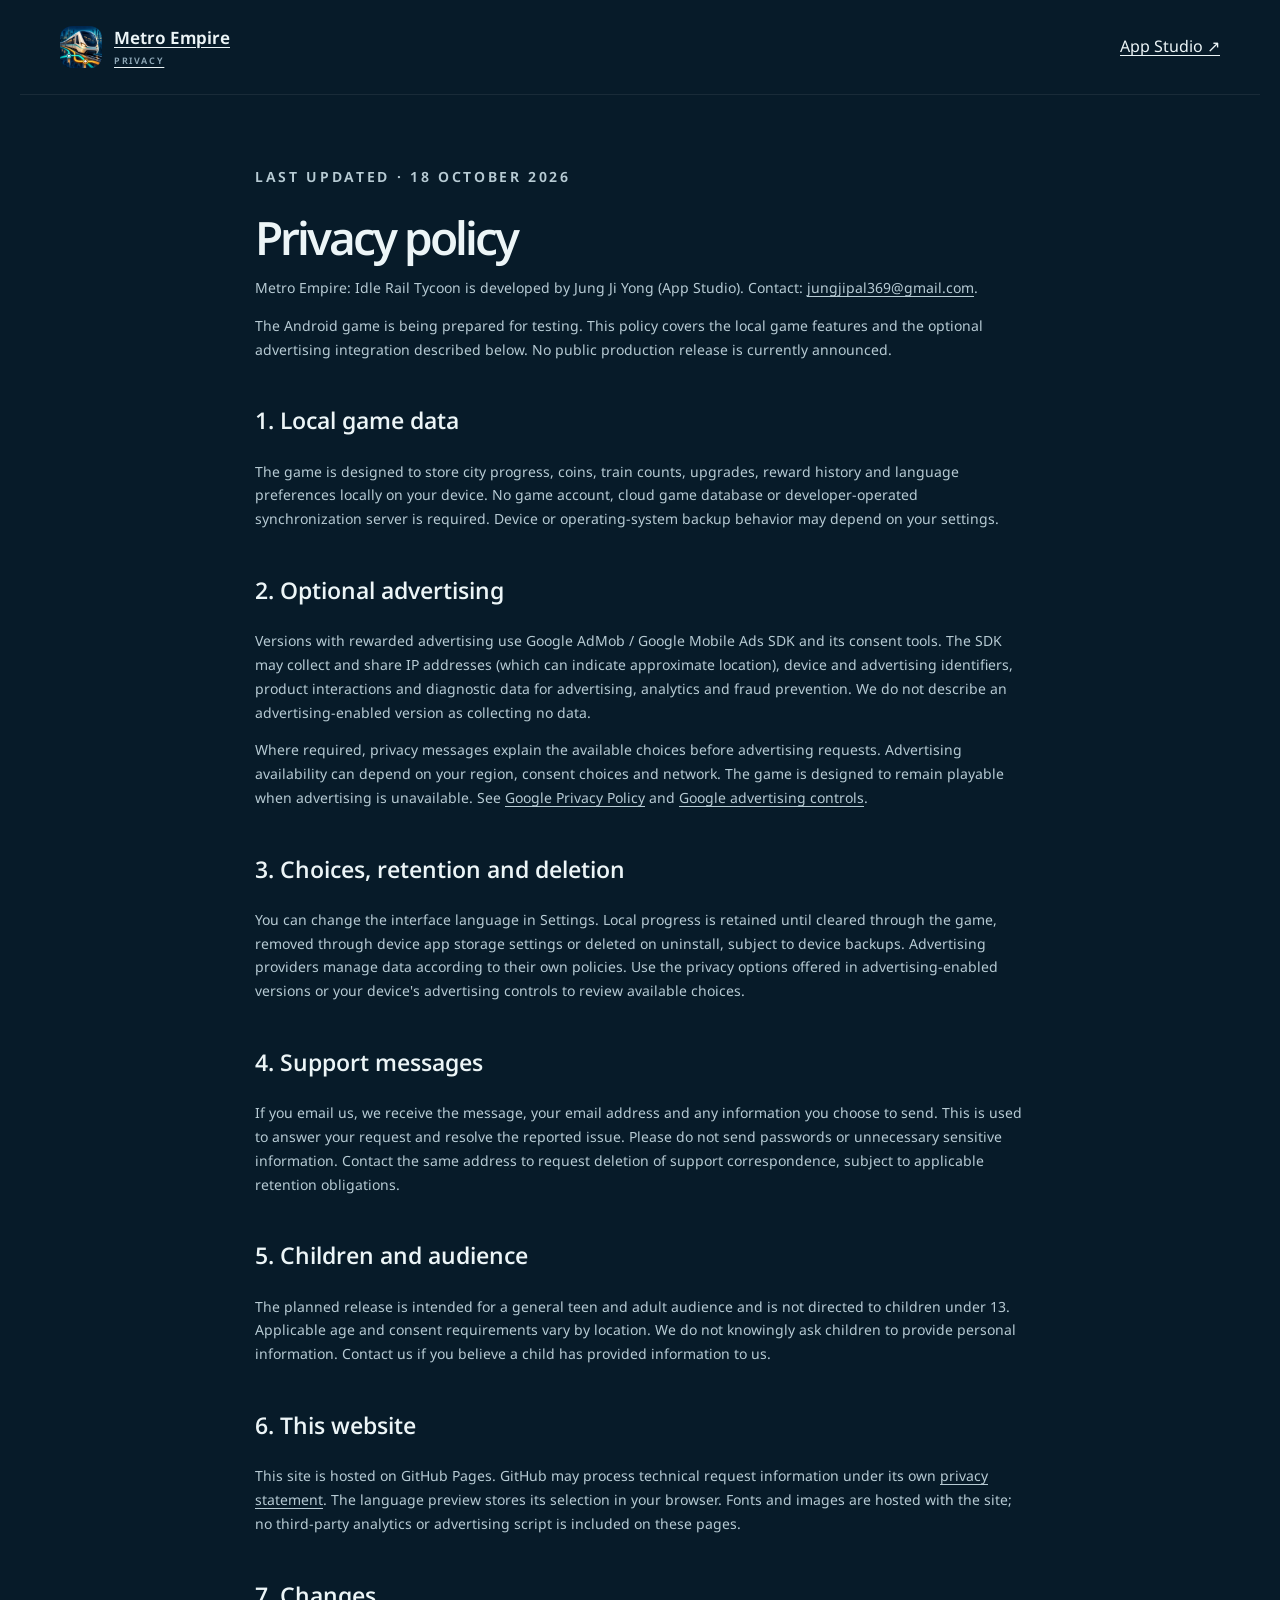
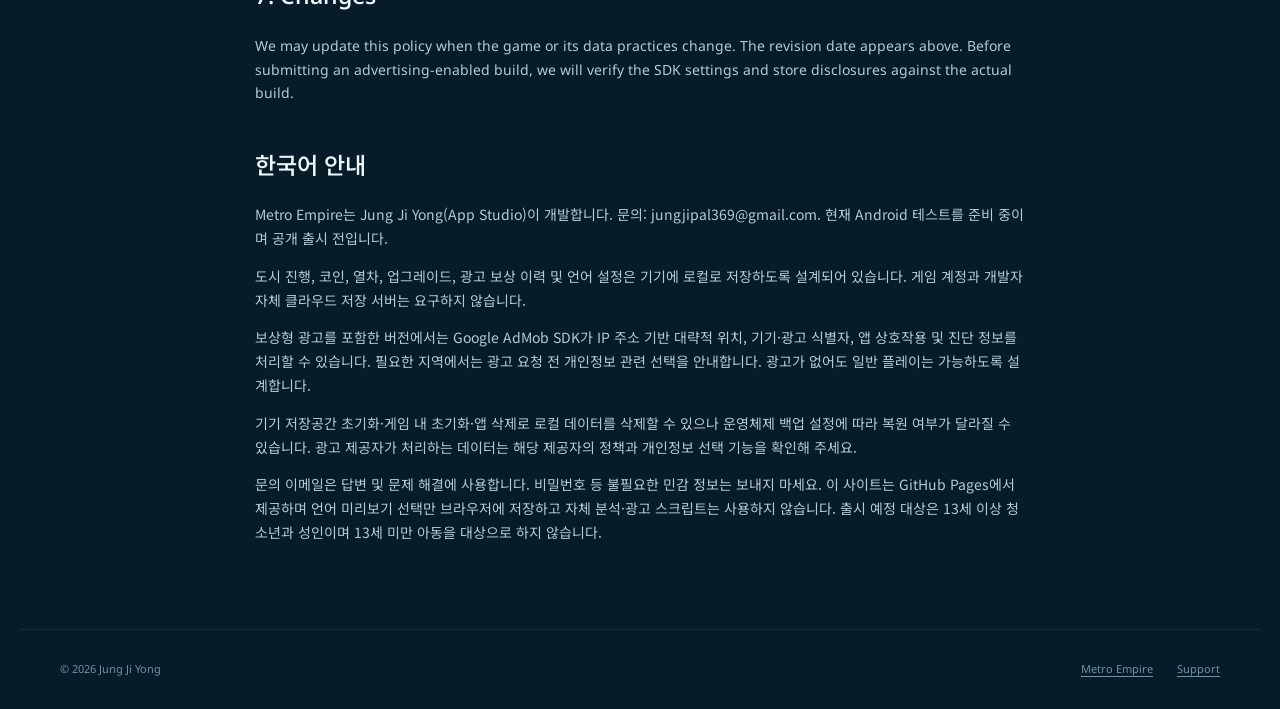
<file: metro-empire/privacy.html>
<!doctype html><html lang="en"><head><meta charset="utf-8"><meta name="viewport" content="width=device-width,initial-scale=1"><title>Metro Empire · Privacy policy</title><meta name="description" content="Privacy information for Metro Empire: Idle Rail Tycoon by Jung Ji Yong."><link rel="stylesheet" href="fonts.css"><link rel="stylesheet" href="style.css"><link rel="canonical" href="https://2m9y4dmh68-hash.github.io/metro-empire/privacy.html"></head><body class="policy"><header><a class="brand" href="./"><img src="assets/icon.png" width="42" height="42" alt="Metro Empire"><span>Metro Empire<small>PRIVACY</small></span></a><a href="../">App Studio ↗</a></header><main><p class="eyebrow">LAST UPDATED · 18 OCTOBER 2026</p><h1>Privacy policy</h1><p>Metro Empire: Idle Rail Tycoon is developed by Jung Ji Yong (App Studio). Contact: <a href="mailto:jungjipal369@gmail.com">jungjipal369@gmail.com</a>.</p><p>The Android game is being prepared for testing. This policy covers the local game features and the optional advertising integration described below. No public production release is currently announced.</p><h2>1. Local game data</h2><p>The game is designed to store city progress, coins, train counts, upgrades, reward history and language preferences locally on your device. No game account, cloud game database or developer-operated synchronization server is required. Device or operating-system backup behavior may depend on your settings.</p><h2>2. Optional advertising</h2><p>Versions with rewarded advertising use Google AdMob / Google Mobile Ads SDK and its consent tools. The SDK may collect and share IP addresses (which can indicate approximate location), device and advertising identifiers, product interactions and diagnostic data for advertising, analytics and fraud prevention. We do not describe an advertising-enabled version as collecting no data.</p><p>Where required, privacy messages explain the available choices before advertising requests. Advertising availability can depend on your region, consent choices and network. The game is designed to remain playable when advertising is unavailable. See <a href="https://policies.google.com/privacy" rel="noopener noreferrer">Google Privacy Policy</a> and <a href="https://myadcenter.google.com/" rel="noopener noreferrer">Google advertising controls</a>.</p><h2>3. Choices, retention and deletion</h2><p>You can change the interface language in Settings. Local progress is retained until cleared through the game, removed through device app storage settings or deleted on uninstall, subject to device backups. Advertising providers manage data according to their own policies. Use the privacy options offered in advertising-enabled versions or your device's advertising controls to review available choices.</p><h2>4. Support messages</h2><p>If you email us, we receive the message, your email address and any information you choose to send. This is used to answer your request and resolve the reported issue. Please do not send passwords or unnecessary sensitive information. Contact the same address to request deletion of support correspondence, subject to applicable retention obligations.</p><h2>5. Children and audience</h2><p>The planned release is intended for a general teen and adult audience and is not directed to children under 13. Applicable age and consent requirements vary by location. We do not knowingly ask children to provide personal information. Contact us if you believe a child has provided information to us.</p><h2>6. This website</h2><p>This site is hosted on GitHub Pages. GitHub may process technical request information under its own <a href="https://docs.github.com/en/site-policy/privacy-policies/github-general-privacy-statement">privacy statement</a>. The language preview stores its selection in your browser. Fonts and images are hosted with the site; no third-party analytics or advertising script is included on these pages.</p><h2>7. Changes</h2><p>We may update this policy when the game or its data practices change. The revision date appears above. Before submitting an advertising-enabled build, we will verify the SDK settings and store disclosures against the actual build.</p><section class="policy-korean" lang="ko"><h2>한국어 안내</h2><p>Metro Empire는 Jung Ji Yong(App Studio)이 개발합니다. 문의: jungjipal369@gmail.com. 현재 Android 테스트를 준비 중이며 공개 출시 전입니다.</p><p>도시 진행, 코인, 열차, 업그레이드, 광고 보상 이력 및 언어 설정은 기기에 로컬로 저장하도록 설계되어 있습니다. 게임 계정과 개발자 자체 클라우드 저장 서버는 요구하지 않습니다.</p><p>보상형 광고를 포함한 버전에서는 Google AdMob SDK가 IP 주소 기반 대략적 위치, 기기·광고 식별자, 앱 상호작용 및 진단 정보를 처리할 수 있습니다. 필요한 지역에서는 광고 요청 전 개인정보 관련 선택을 안내합니다. 광고가 없어도 일반 플레이는 가능하도록 설계합니다.</p><p>기기 저장공간 초기화·게임 내 초기화·앱 삭제로 로컬 데이터를 삭제할 수 있으나 운영체제 백업 설정에 따라 복원 여부가 달라질 수 있습니다. 광고 제공자가 처리하는 데이터는 해당 제공자의 정책과 개인정보 선택 기능을 확인해 주세요.</p><p>문의 이메일은 답변 및 문제 해결에 사용합니다. 비밀번호 등 불필요한 민감 정보는 보내지 마세요. 이 사이트는 GitHub Pages에서 제공하며 언어 미리보기 선택만 브라우저에 저장하고 자체 분석·광고 스크립트는 사용하지 않습니다. 출시 예정 대상은 13세 이상 청소년과 성인이며 13세 미만 아동을 대상으로 하지 않습니다.</p></section></main><footer><span>© 2026 Jung Ji Yong</span><div><a href="./">Metro Empire</a><a href="mailto:jungjipal369@gmail.com">Support</a></div></footer></body></html>
</file>
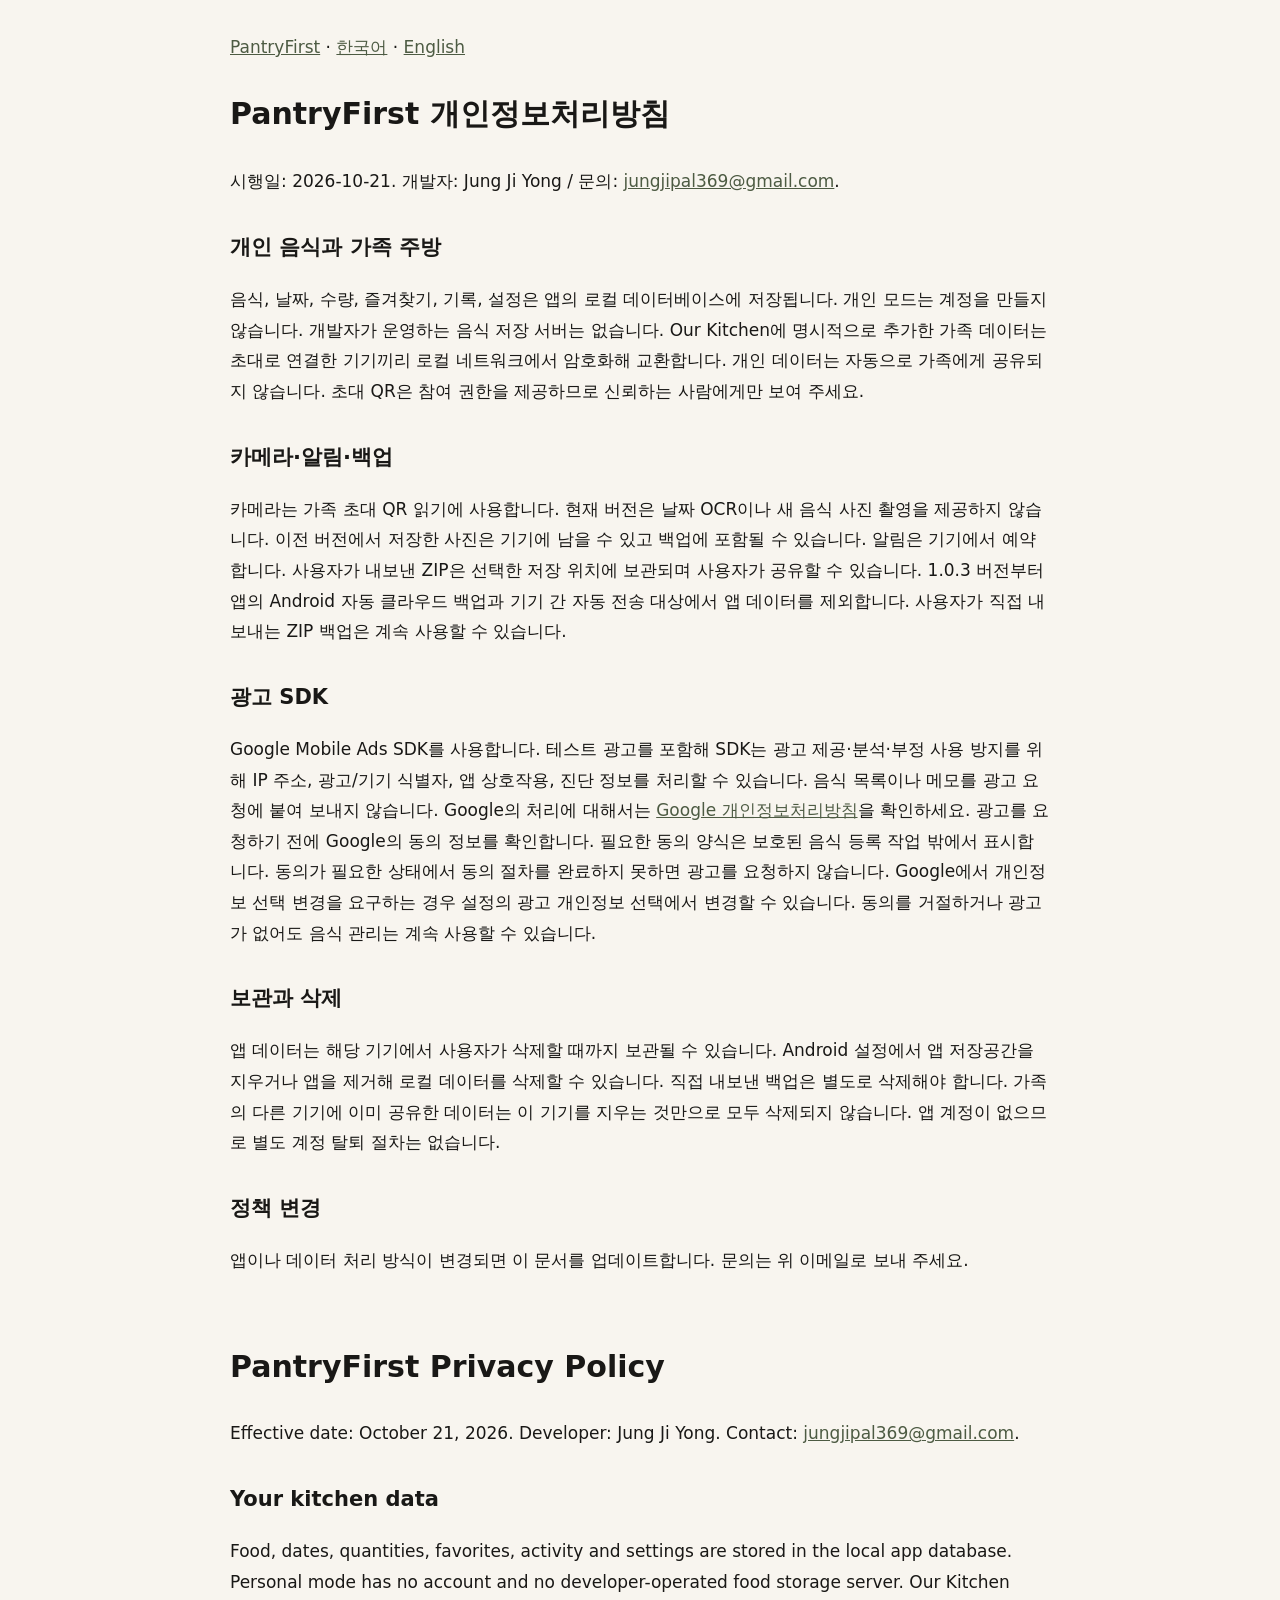
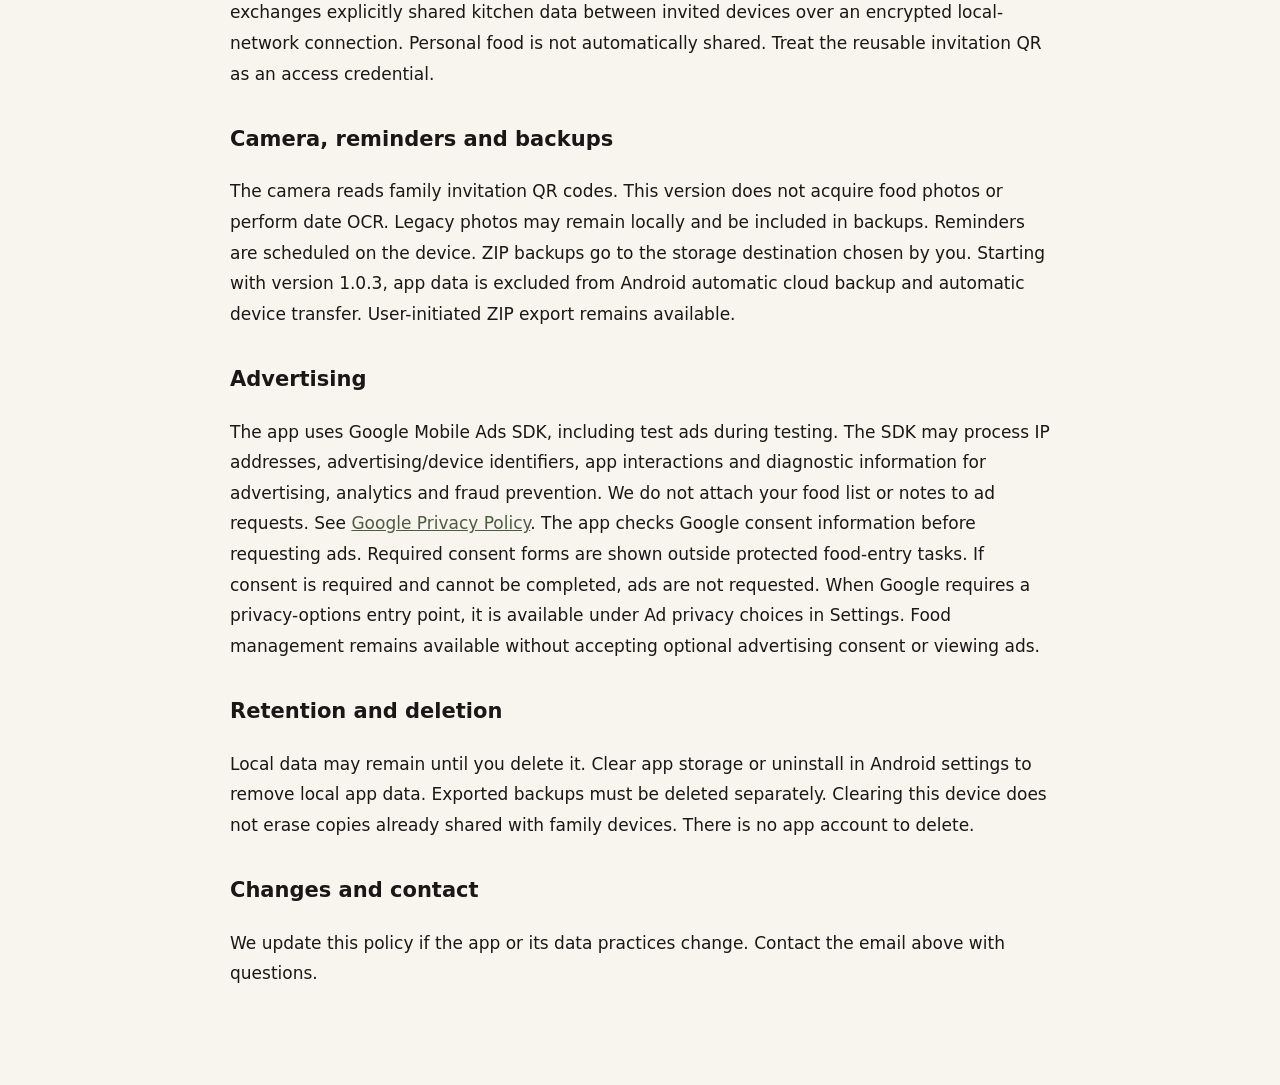
<file: pantryfirst/privacy.html>
<!doctype html><html lang="ko"><meta charset="utf-8"><meta name="viewport" content="width=device-width,initial-scale=1"><title>PantryFirst Privacy Policy</title><style>body{margin:0;background:#F8F5EF;color:#191816;font:17px/1.8 system-ui,sans-serif}main{max-width:820px;margin:auto;padding:32px 24px}aside{padding:16px;border:1px solid #B47A45}a{color:#4d5b43}h1{font-size:30px}h2{font-size:21px;margin-top:32px}section{margin-bottom:64px}</style><main><nav><a href="./">PantryFirst</a> · <a href="#ko">한국어</a> · <a href="#en">English</a></nav><section id="ko"><h1>PantryFirst 개인정보처리방침</h1><p>시행일: 2026-10-21. 개발자: Jung Ji Yong / 문의: <a href="mailto:jungjipal369@gmail.com">jungjipal369@gmail.com</a>.</p><h2>개인 음식과 가족 주방</h2><p>음식, 날짜, 수량, 즐겨찾기, 기록, 설정은 앱의 로컬 데이터베이스에 저장됩니다. 개인 모드는 계정을 만들지 않습니다. 개발자가 운영하는 음식 저장 서버는 없습니다. Our Kitchen에 명시적으로 추가한 가족 데이터는 초대로 연결한 기기끼리 로컬 네트워크에서 암호화해 교환합니다. 개인 데이터는 자동으로 가족에게 공유되지 않습니다. 초대 QR은 참여 권한을 제공하므로 신뢰하는 사람에게만 보여 주세요.</p><h2>카메라·알림·백업</h2><p>카메라는 가족 초대 QR 읽기에 사용합니다. 현재 버전은 날짜 OCR이나 새 음식 사진 촬영을 제공하지 않습니다. 이전 버전에서 저장한 사진은 기기에 남을 수 있고 백업에 포함될 수 있습니다. 알림은 기기에서 예약합니다. 사용자가 내보낸 ZIP은 선택한 저장 위치에 보관되며 사용자가 공유할 수 있습니다. 1.0.3 버전부터 앱의 Android 자동 클라우드 백업과 기기 간 자동 전송 대상에서 앱 데이터를 제외합니다. 사용자가 직접 내보내는 ZIP 백업은 계속 사용할 수 있습니다.</p><h2>광고 SDK</h2><p>Google Mobile Ads SDK를 사용합니다. 테스트 광고를 포함해 SDK는 광고 제공·분석·부정 사용 방지를 위해 IP 주소, 광고/기기 식별자, 앱 상호작용, 진단 정보를 처리할 수 있습니다. 음식 목록이나 메모를 광고 요청에 붙여 보내지 않습니다. Google의 처리에 대해서는 <a href="https://policies.google.com/privacy">Google 개인정보처리방침</a>을 확인하세요. 광고를 요청하기 전에 Google의 동의 정보를 확인합니다. 필요한 동의 양식은 보호된 음식 등록 작업 밖에서 표시합니다. 동의가 필요한 상태에서 동의 절차를 완료하지 못하면 광고를 요청하지 않습니다. Google에서 개인정보 선택 변경을 요구하는 경우 설정의 광고 개인정보 선택에서 변경할 수 있습니다. 동의를 거절하거나 광고가 없어도 음식 관리는 계속 사용할 수 있습니다.</p><h2>보관과 삭제</h2><p>앱 데이터는 해당 기기에서 사용자가 삭제할 때까지 보관될 수 있습니다. Android 설정에서 앱 저장공간을 지우거나 앱을 제거해 로컬 데이터를 삭제할 수 있습니다. 직접 내보낸 백업은 별도로 삭제해야 합니다. 가족의 다른 기기에 이미 공유한 데이터는 이 기기를 지우는 것만으로 모두 삭제되지 않습니다. 앱 계정이 없으므로 별도 계정 탈퇴 절차는 없습니다.</p><h2>정책 변경</h2><p>앱이나 데이터 처리 방식이 변경되면 이 문서를 업데이트합니다. 문의는 위 이메일로 보내 주세요.</p></section><section id="en" lang="en"><h1>PantryFirst Privacy Policy</h1><p>Effective date: October 21, 2026. Developer: Jung Ji Yong. Contact: <a href="mailto:jungjipal369@gmail.com">jungjipal369@gmail.com</a>.</p><h2>Your kitchen data</h2><p>Food, dates, quantities, favorites, activity and settings are stored in the local app database. Personal mode has no account and no developer-operated food storage server. Our Kitchen exchanges explicitly shared kitchen data between invited devices over an encrypted local-network connection. Personal food is not automatically shared. Treat the reusable invitation QR as an access credential.</p><h2>Camera, reminders and backups</h2><p>The camera reads family invitation QR codes. This version does not acquire food photos or perform date OCR. Legacy photos may remain locally and be included in backups. Reminders are scheduled on the device. ZIP backups go to the storage destination chosen by you. Starting with version 1.0.3, app data is excluded from Android automatic cloud backup and automatic device transfer. User-initiated ZIP export remains available.</p><h2>Advertising</h2><p>The app uses Google Mobile Ads SDK, including test ads during testing. The SDK may process IP addresses, advertising/device identifiers, app interactions and diagnostic information for advertising, analytics and fraud prevention. We do not attach your food list or notes to ad requests. See <a href="https://policies.google.com/privacy">Google Privacy Policy</a>. The app checks Google consent information before requesting ads. Required consent forms are shown outside protected food-entry tasks. If consent is required and cannot be completed, ads are not requested. When Google requires a privacy-options entry point, it is available under Ad privacy choices in Settings. Food management remains available without accepting optional advertising consent or viewing ads.</p><h2>Retention and deletion</h2><p>Local data may remain until you delete it. Clear app storage or uninstall in Android settings to remove local app data. Exported backups must be deleted separately. Clearing this device does not erase copies already shared with family devices. There is no app account to delete.</p><h2>Changes and contact</h2><p>We update this policy if the app or its data practices change. Contact the email above with questions.</p></section></main></html>
</file>
<file: metro-empire/fonts.css>
@font-face{font-family:'notosans';src:url('fonts/notosans/font.ttf') format('truetype');font-weight:100 900;font-display:swap}
@font-face{font-family:'notosansarabic';src:url('fonts/notosansarabic/font.ttf') format('truetype');font-weight:100 900;font-display:swap}
@font-face{font-family:'notosansbengali';src:url('fonts/notosansbengali/font.ttf') format('truetype');font-weight:100 900;font-display:swap}
@font-face{font-family:'notosansdevanagari';src:url('fonts/notosansdevanagari/font.ttf') format('truetype');font-weight:100 900;font-display:swap}
@font-face{font-family:'notosanshebrew';src:url('fonts/notosanshebrew/font.ttf') format('truetype');font-weight:100 900;font-display:swap}
@font-face{font-family:'notosansjp';src:url('fonts/notosansjp/font.ttf') format('truetype');font-weight:100 900;font-display:swap}
@font-face{font-family:'notosanskr';src:url('fonts/notosanskr/font.ttf') format('truetype');font-weight:100 900;font-display:swap}
@font-face{font-family:'notosanssc';src:url('fonts/notosanssc/font.ttf') format('truetype');font-weight:100 900;font-display:swap}
@font-face{font-family:'notosanstamil';src:url('fonts/notosanstamil/font.ttf') format('truetype');font-weight:100 900;font-display:swap}
@font-face{font-family:'notosanstc';src:url('fonts/notosanstc/font.ttf') format('truetype');font-weight:100 900;font-display:swap}
@font-face{font-family:'notosanstelugu';src:url('fonts/notosanstelugu/font.ttf') format('truetype');font-weight:100 900;font-display:swap}
@font-face{font-family:'notosansthai';src:url('fonts/notosansthai/font.ttf') format('truetype');font-weight:100 900;font-display:swap}
</file>
<file: metro-empire/style.css>
*{box-sizing:border-box}html{scroll-behavior:smooth;scroll-padding-top:100px}body{margin:0;background:#071b29;color:#ecf5f7;font:16px/1.7 notosans,Arial,sans-serif;-webkit-font-smoothing:antialiased}a{color:inherit;text-decoration:none}button,select{font:inherit}a:focus-visible,button:focus-visible,select:focus-visible{outline:3px solid #f3bd69;outline-offset:5px}.skip{position:absolute;top:-80px;left:20px;padding:12px;background:#fff;color:#102b36;z-index:5}.skip:focus{top:12px}header,main,footer{max-width:1240px;margin:auto}header{display:flex;align-items:center;justify-content:space-between;gap:26px;padding:26px 40px;border-bottom:1px solid #ffffff12}.brand{display:flex;align-items:center;gap:12px;line-height:1.3;font-size:17px;font-weight:650}.brand img{border-radius:12px}.brand small{display:block;font-size:9px;letter-spacing:.18em;color:#8fa8b7;margin-top:6px}nav{display:flex;gap:27px;font-size:13px;color:#a9bdc8}.studio{font-size:12px;color:#d6e6e9}.hero{display:grid;grid-template-columns:1.05fr 1fr;gap:70px;align-items:center;padding:104px 40px 100px}.eyebrow{display:flex;align-items:center;gap:9px;font-size:10px;letter-spacing:.19em;font-weight:650;color:#81bdb6;margin:0 0 24px}.eyebrow span{width:6px;height:6px;border-radius:50%;background:#3dd2b9;box-shadow:0 0 12px #3dd2b960}h1{font-size:clamp(48px,5.8vw,76px);font-weight:570;line-height:1.07;letter-spacing:-.065em;margin:0}h1 em{font-style:normal;color:#73cfbd}.lead{max-width:470px;color:#b1c6d1;font-size:17px;margin:27px 0 12px;line-height:1.85}.korean{font-family:notosanskr,sans-serif;color:#7897a8;font-size:13px;line-height:1.8}.actions{display:flex;flex-wrap:wrap;gap:12px;margin-top:31px}.primary,.secondary{display:inline-flex;align-items:center;justify-content:space-between;gap:22px;border-radius:7px;padding:14px 18px;font-size:12px;font-weight:650}.primary{background:#83dbc4;color:#092a31}.secondary{border:1px solid #6c8d9e4d;color:#bed0da}.release-note{font-size:10px;color:#7893a4;margin-top:19px}.hero-art{position:relative;max-width:470px;justify-self:end}.hero-art img{width:100%;height:auto;display:block;border-radius:28px;position:relative;box-shadow:0 35px 80px #0005}.halo{position:absolute;inset:-35px;background:radial-gradient(ellipse,#249d8d24,transparent 70%);border-radius:50%}.art-caption{display:flex;align-items:center;gap:14px;padding:22px 6px 0;color:#7896a5;font-size:9px;letter-spacing:.18em}.art-caption span{color:#d8ab64}.principles{display:grid;grid-template-columns:repeat(3,1fr);gap:45px;padding:50px 40px 75px;border-top:1px solid #ffffff12;border-bottom:1px solid #ffffff12}.number{color:#74baad;font-size:10px;letter-spacing:.13em}.principles h2{font-size:20px;font-weight:550;letter-spacing:-.03em;line-height:1.35;margin:16px 0 12px}.principles p{color:#92acbb;font-size:13px;margin:0}.languages{padding:95px 40px}.section-heading{display:flex;justify-content:space-between;gap:50px;align-items:end;margin-bottom:45px}.section-heading h2,.status h2{font-weight:520;letter-spacing:-.05em;font-size:43px;line-height:1.2;margin:0}.section-heading>p{max-width:430px;color:#a9c0cd;font-size:14px}.section-heading small{display:block;color:#7393a6;font-size:11px;margin-top:10px}.preview-layout{display:grid;grid-template-columns:1fr 430px;gap:90px;align-items:start}.language-panel{padding-top:30px}.language-panel label{display:block;font-size:13px;margin-bottom:12px}.language-panel select{width:100%;max-width:440px;min-height:52px;background:#102c3a;color:#eef8f7;border:1px solid #3b5c6d;border-radius:8px;padding:10px 14px;font-size:16px;font-family:notosans,notosanskr,notosansjp,notosanssc,notosanstc,notosansarabic,notosanshebrew,notosansdevanagari,notosansbengali,notosanstamil,notosanstelugu,notosansthai,sans-serif}.language-panel>p{max-width:440px;color:#7898aa;font-size:12px}.language-state{display:flex;gap:12px;margin:25px 0;color:#8fd3c3;font-size:12px}.language-state span{border:1px solid #386052;padding:5px 10px;border-radius:5px}.language-list{display:flex;flex-wrap:wrap;gap:8px;max-width:510px;margin-top:35px}.language-list span{font-size:11px;color:#9fb9c6;border:1px solid #294553;border-radius:5px;padding:6px 9px;font-family:notosans,notosanskr,notosansjp,notosanssc,notosanstc,notosansarabic,notosanshebrew,notosansdevanagari,notosansbengali,notosanstamil,notosanstelugu,notosansthai,sans-serif}.translation-note{margin-top:25px}.device{max-width:430px;border:1px solid #355361;border-radius:30px;background:#0b222e;box-shadow:0 30px 80px #0003;padding:16px}.camera{width:70px;height:5px;background:#29414c;border-radius:5px;margin:0 auto 19px}#game-preview{background:#102b39;border-radius:19px;overflow:hidden;padding:19px;font-size:13px;color:#eff7f8}#game-preview *{min-width:0}.game-header{display:flex;justify-content:space-between;align-items:center;gap:12px}.game-header small{font-size:10px;color:#81a5b5}.game-header h3{font-size:25px;letter-spacing:-.03em;margin:2px 0}.city-chip{font-size:10px;letter-spacing:.1em;color:#87bdac;border:1px solid #366457;border-radius:5px;padding:6px 10px}.game-stats{display:grid;grid-template-columns:1fr 1fr;gap:12px;margin:20px 0 4px}.game-stats>div{background:#ffffff04;border:1px solid #ffffff08;border-radius:7px;padding:10px 12px}.game-stats span{font-size:10px;display:block;color:#93b0bd}.game-stats strong{font-size:19px;font-weight:550;display:block;margin-top:4px;unicode-bidi:isolate}.map{position:relative;margin:9px -5px 18px}.map svg{width:100%;display:block}.river{fill:none;stroke:#173c50;stroke-width:27}.route path{fill:none;stroke-width:7;stroke-linecap:round;stroke-linejoin:round}.station circle{fill:#102b39;stroke:#eff8f8;stroke-width:2.6}.map-label{fill:#81a8ba;font-size:9px;font-family:notosans,sans-serif}.train{fill:#fff2d8;stroke:#173e4c;stroke-width:1.5;filter:drop-shadow(0 0 4px #fff8)}.train-a{offset-path:path('M40 66 H155 Q175 66 175 86 V220 H315');animation:trainA 10s ease-in-out infinite alternate}.train-b{offset-path:path('M75 245 V155 Q75 139 91 139 H265 L320 84');animation:trainA 13s ease-in-out infinite alternate-reverse}@keyframes trainA{from{offset-distance:0%}to{offset-distance:100%}}.map-caption{position:absolute;bottom:0;left:0;right:0;text-align:center;letter-spacing:.12em;font:8px notosans,sans-serif;color:#658fa4}.upgrade-tabs{display:grid;grid-template-columns:repeat(4,1fr);gap:4px;padding-bottom:12px;border-bottom:1px solid #34505e}.upgrade-tabs span{text-align:center;align-content:center;font-size:10px;color:#91b1c0;overflow-wrap:anywhere;padding:6px 1px}.upgrade-tabs span:first-child{color:#9ee0cb;border-bottom:2px solid #76cab3}.upgrade-card{display:flex;justify-content:space-between;gap:12px;align-items:center;margin-top:15px;border:1px solid #315663;border-radius:9px;padding:12px}.upgrade-card small{font-size:9px;color:#8cabb7}.upgrade-card h4{margin:2px 0;font-size:16px}.upgrade-card p{margin:0;font-size:10px;color:#92acb9}.upgrade-card button{border:0;padding:10px 13px;border-radius:6px;color:#193e37;background:#8cd3bd;font-size:11px;opacity:.75}.support-preview{display:flex;justify-content:space-between;gap:16px;color:#b0c4cd;font-size:10px;margin-top:15px}.support-preview strong{color:#efbf76;white-space:nowrap;unicode-bidi:isolate}.preview-note{font-size:9px;color:#82a1b3;line-height:1.7;margin-top:13px;overflow-wrap:anywhere}#settings-shortcut{display:block;margin-top:12px;min-height:38px;width:100%;color:#a6c8d0;border:1px solid #416573;border-radius:6px;background:transparent;font-size:11px}.status{border-top:1px solid #ffffff12;padding:75px 40px 90px;display:grid;grid-template-columns:1fr 1fr;gap:80px}.status p:not(.eyebrow){font-size:14px;color:#94afbf;margin-top:0}.status a{display:inline-block;color:#a1d5c7;font-size:13px;margin-top:13px}footer{display:flex;justify-content:space-between;gap:25px;padding:30px 40px;border-top:1px solid #ffffff12;color:#6e93a5;font-size:11px}footer div{display:flex;gap:24px}#game-preview[dir=rtl]{text-align:right}#game-preview[dir=rtl] .upgrade-card{flex-direction:row}#game-preview[dir=rtl] .city-chip{direction:ltr}body.policy main{max-width:830px;padding:70px 30px}body.policy h1{font-size:46px}body.policy h2{font-size:23px;margin-top:40px;font-weight:550}body.policy p,body.policy li{color:#b7cbd4;font-size:14px}body.policy .policy-korean{font-family:notosanskr,sans-serif}body.policy a{text-decoration:underline;text-underline-offset:3px}@media(max-width:950px){header{padding:20px 25px}nav{gap:16px}.hero{gap:35px;padding:70px 25px}.principles{gap:24px;padding:40px 25px}.preview-layout{gap:40px;grid-template-columns:1fr 400px}.languages{padding:70px 25px}.status{padding:65px 25px;gap:45px}}@media(max-width:730px){header nav{display:none}.studio{font-size:10px}.hero{grid-template-columns:1fr;padding:55px 24px 50px;gap:40px}.hero-art{max-width:380px;justify-self:center}h1{font-size:54px}.hero-art img{border-radius:23px}.principles{grid-template-columns:1fr;gap:30px;padding:35px 24px 45px}.principles h2{margin-top:8px}.section-heading{display:block}.section-heading h2,.status h2{font-size:36px}.section-heading>p{margin-top:23px}.preview-layout{grid-template-columns:1fr;gap:35px}.language-panel{padding-top:0}.language-list{margin-top:22px}.device{justify-self:center;width:100%}.status{grid-template-columns:1fr;gap:25px}.languages{padding:55px 24px}.language-panel select{max-width:100%}footer{padding:25px 24px;flex-direction:column;gap:15px}body.policy h1{font-size:36px}}@media(prefers-reduced-motion:reduce){html{scroll-behavior:auto}.train{animation:none}.train-a{offset-distance:40%}.train-b{offset-distance:65%}}
</file>
